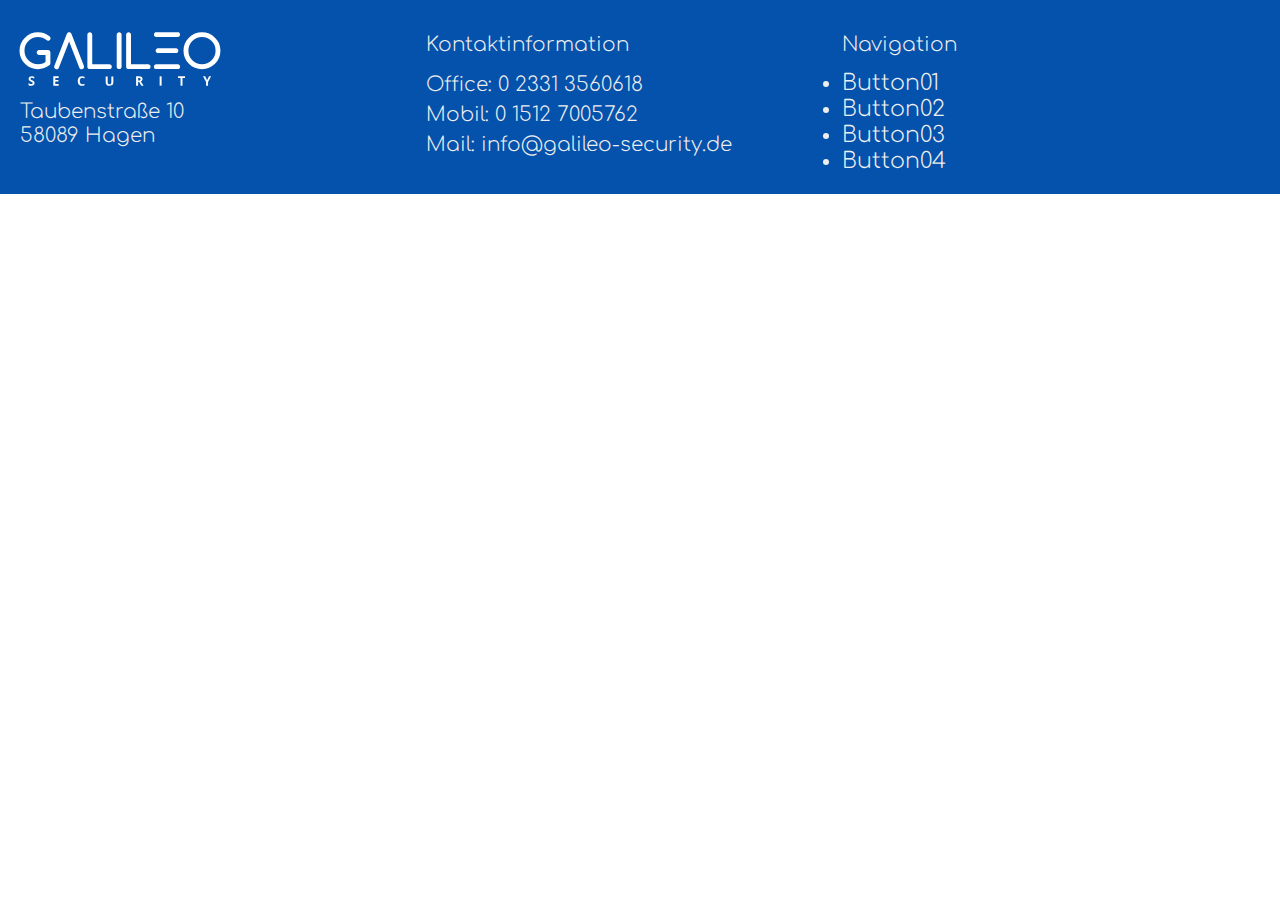
<file: view-html-01/footer.html>
<!DOCTYPE html>
<html lang="en">
<head>
    <meta charset="UTF-8">
    <meta name="viewport" content="width=device-width, initial-scale=1.0">
    <link rel="icon" type="image/x-icon" href="/images/favicon.ico">
    <title>Footer</title>
    <link rel="stylesheet" href="../assets/css/styles.css">
</head>
<body>
<section class="cl_footerWrapper_hp footer">
<div class="cl_footerdreierFlexbox_hp">
    <div class="cl_footer01">
        <img src="../assets/img/base_logo_transparent_background-white.svg" alt="Galileo Security">
        <h4>Taubenstraße 10<br>
            58089  Hagen</h4>
    </div>
    <div class="cl_footer02">
        <h4><b>Kontaktinformation</b></h4>
        <h4>Office: 0 2331 3560618<br>Mobil: 0 1512 7005762<br>Mail:  info@galileo-security.de</h4>
    </div>
    <div class="cl_footer03">
        <h4><b>Navigation</b></h4>
        <ul>
            <li><a>Button01</a></li>
            <li><a>Button02</a></li>
            <li><a>Button03</a></li>
            <li><a>Button04</a></li>
        </ul>
    </div>
</div>
</section>
</body>
</html>
</file>
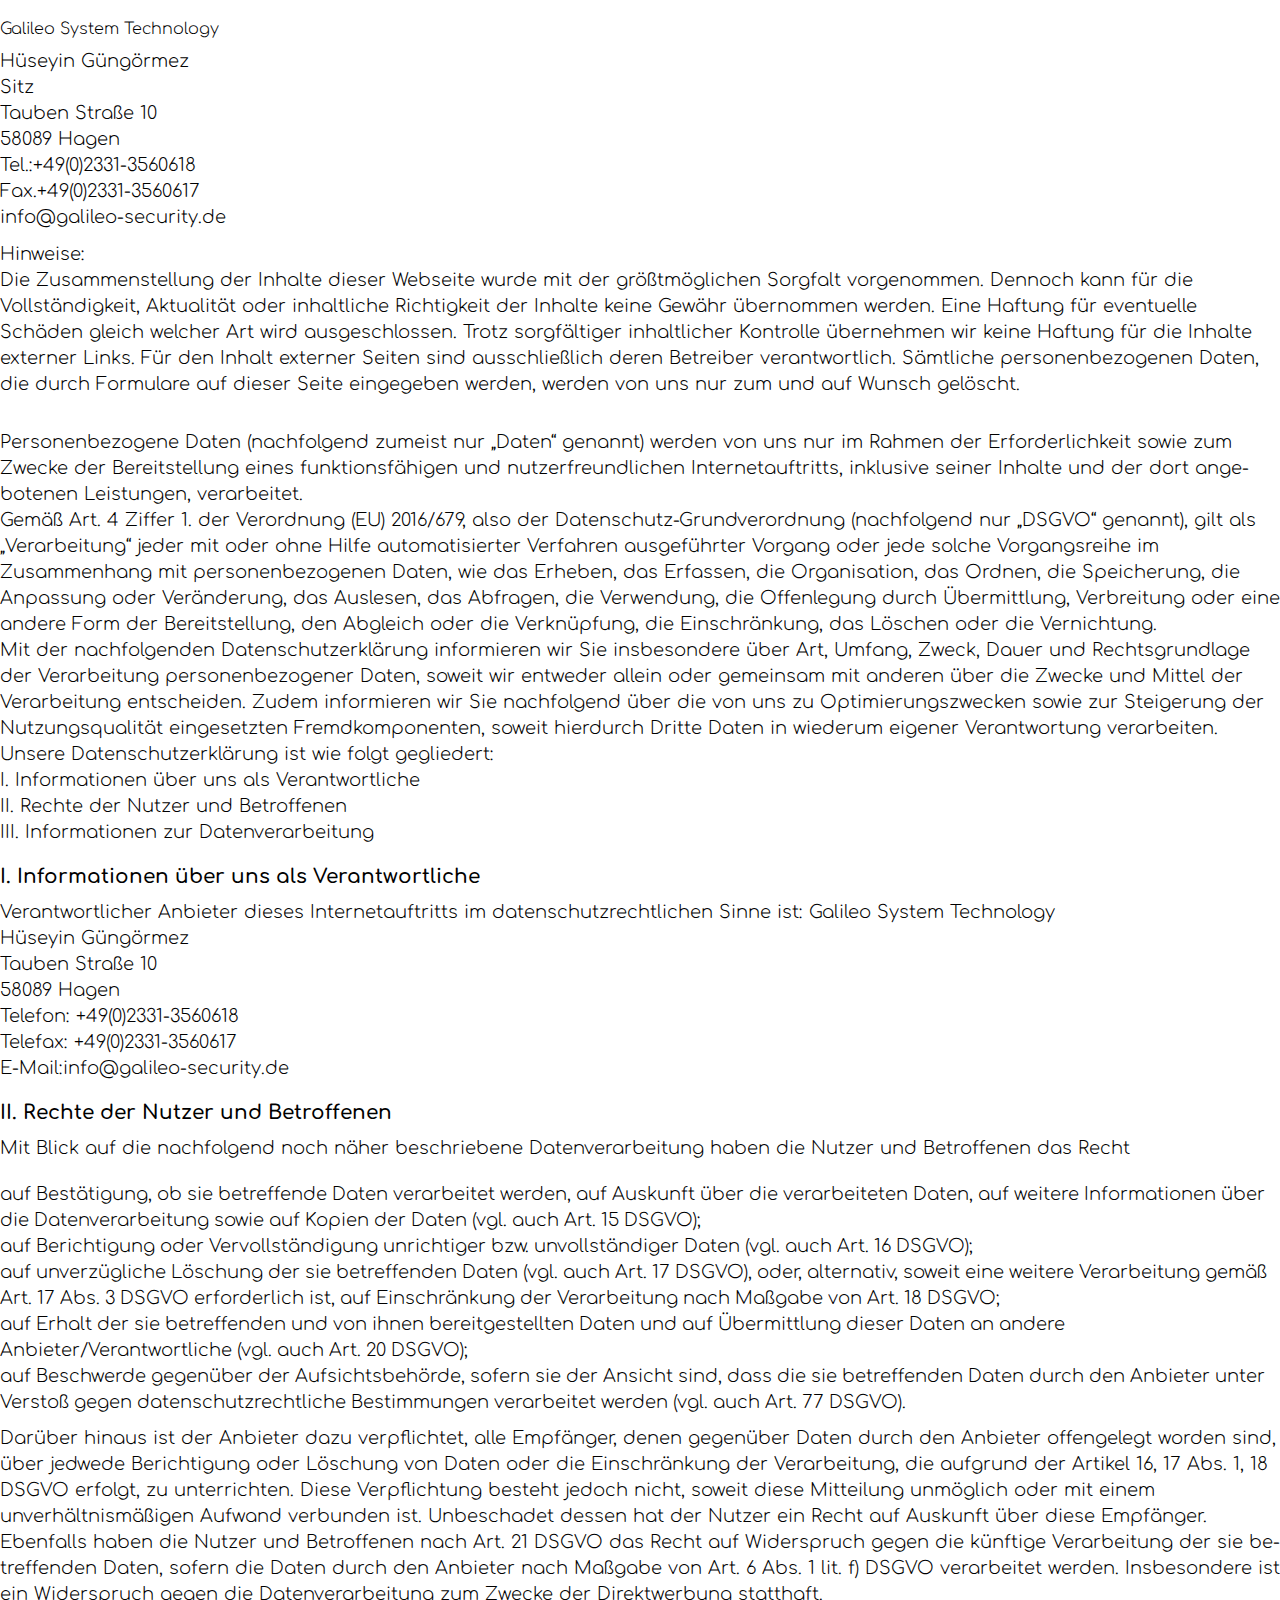
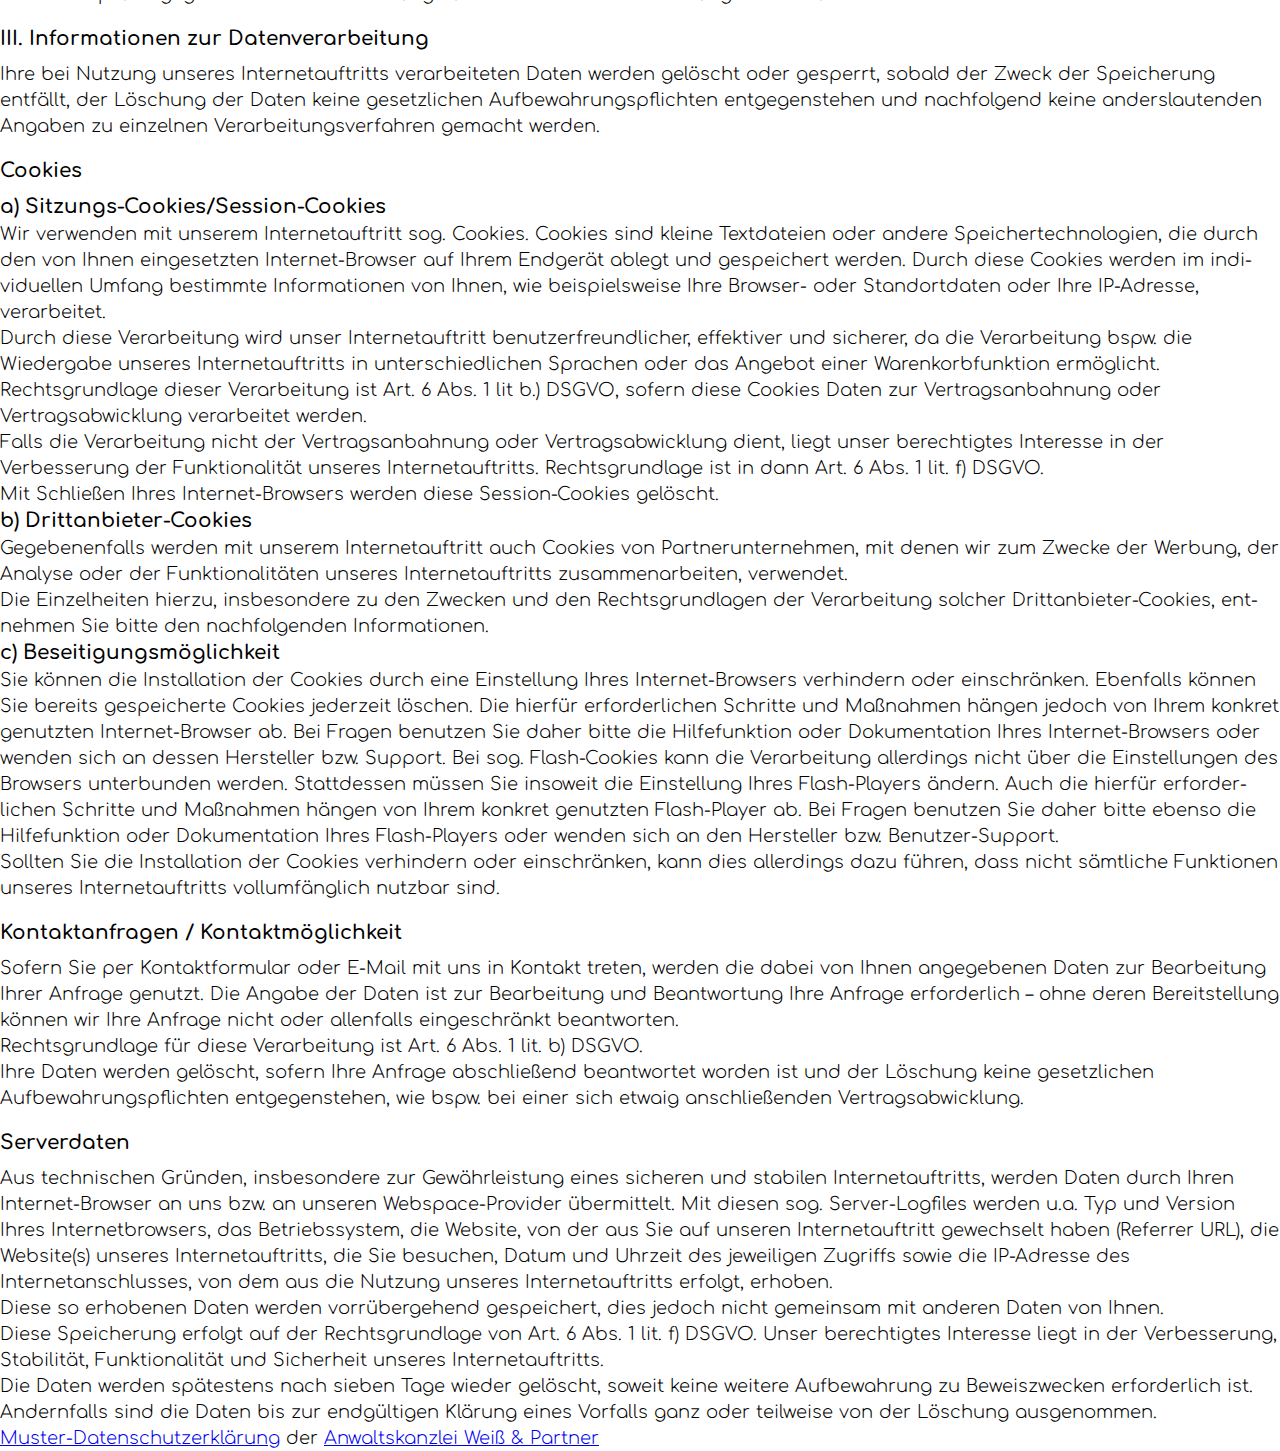
<file: view-html-01/impressum.html>
<!DOCTYPE html>
<html lang="en">
<head>
    <meta charset="UTF-8">
    <meta http-equiv="X-UA-Compatible" content="IE=edge">
    <meta name="viewport" content="width=device-width, initial-scale=1.0">
    <link rel="stylesheet" href="/assets/css/styles.css">
    <title>Imressum</title>
</head>
<body>
<article class="cl_informationsText">
<h5 class="cl_h5Abstand">Galileo System Technology</h5>
<p class="cl_ohneTrennung" class="cl_extrazeilenAbstand">Hüseyin Güngörmez<br>
Sitz<br>
Tauben Straße 10<br>
58089 Hagen<br>
Tel.:+49(0)2331-3560618<br>
Fax.+49(0)2331-3560617<br>
info@galileo-security.de</p>
<br>
<p class="cl_ohneTrennung">
<b>Hinweise:</b><br> Die Zusammenstellung der Inhalte dieser Webseite wurde mit der größtmöglichen Sorgfalt
vorgenommen. Dennoch kann für die Vollständigkeit, Aktualität oder inhaltliche Richtigkeit der
Inhalte keine Gewähr übernommen werden. Eine Haftung für eventuelle Schäden gleich welcher Art wird
ausgeschlossen. Trotz sorgfältiger inhaltlicher Kontrolle übernehmen wir keine Haftung für die Inhalte
externer Links. Für den Inhalt externer Seiten sind ausschließlich deren Betreiber verantwortlich.
Sämtliche personenbezogenen Daten, die durch Formulare auf dieser Seite eingegeben werden, werden von
uns nur zum und auf Wunsch gelöscht.</p>
<div class="cl_h5Abstand"></div>
</article>
<article class="cl_informationsText">
    <p class="cl_ohneTrennung">Personenbezogene Daten (nachfolgend zumeist nur „Daten“ genannt) werden von uns nur im Rahmen der
        Erforderlichkeit sowie zum Zwecke der Bereitstellung eines funktionsfähigen und nutzerfreundlichen
        Internetauftritts, inklusive seiner Inhalte und der dort angebotenen Leistungen, verarbeitet.</p>
    <p class="cl_ohneTrennung">Gemäß Art. 4 Ziffer 1. der Verordnung (EU) 2016/679, also der Datenschutz-Grundverordnung (nachfolgend nur
        „DSGVO“ genannt), gilt als „Verarbeitung“ jeder mit oder ohne Hilfe automatisierter Verfahren ausgeführter
        Vorgang oder jede solche Vorgangsreihe im Zusammenhang mit personenbezogenen Daten, wie das Erheben, das
        Erfassen, die Organisation, das Ordnen, die Speicherung, die Anpassung oder Veränderung, das Auslesen, das
        Abfragen, die Verwendung, die Offenlegung durch Übermittlung, Verbreitung oder eine andere Form der
        Bereitstellung, den Abgleich oder die Verknüpfung, die Einschränkung, das Löschen oder die Vernichtung.</p>
    <p class="cl_ohneTrennung">Mit der nachfolgenden Datenschutzerklärung informieren wir Sie insbesondere über Art, Umfang, Zweck, Dauer und
        Rechtsgrundlage der Verarbeitung personenbezogener Daten, soweit wir entweder allein oder gemeinsam mit anderen
        über die Zwecke und Mittel der Verarbeitung entscheiden. Zudem informieren wir Sie nachfolgend über die von uns
        zu Optimierungszwecken sowie zur Steigerung der Nutzungsqualität eingesetzten Fremdkomponenten, soweit hierdurch
        Dritte Daten in wiederum eigener Verantwortung verarbeiten.</p>
    <p class="cl_ohneTrennung">Unsere Datenschutzerklärung ist wie folgt gegliedert:</p>
    <p class="cl_ohneTrennung">I. Informationen über uns als Verantwortliche<br>II. Rechte der Nutzer und Betroffenen<br>III. Informationen zur
        Datenverarbeitung</p>
    <h4 class="cl_h5Abstand">I. Informationen über uns als Verantwortliche</h4>
    <p class="cl_ohneTrennung">Verantwortlicher Anbieter dieses Internetauftritts im datenschutzrechtlichen Sinne ist:
    Galileo System Technology<br>
    Hüseyin Güngörmez<br>
    Tauben Straße 10<br>
    58089 Hagen</p>
    <p class="cl_ohneTrennung">Telefon: +49(0)2331-3560618<br>
    Telefax: +49(0)2331-3560617<br>
    E-Mail:info@galileo-security.de</p>

    <h4 class="cl_h5Abstand">II. Rechte der Nutzer und Betroffenen</h4>
    <p class="cl_ohneTrennung">Mit Blick auf die nachfolgend noch näher beschriebene Datenverarbeitung haben die Nutzer und Betroffenen das
        Recht</p>
    <ul class="cl_h5Abstand">
        <li>auf Bestätigung, ob sie betreffende Daten verarbeitet werden, auf Auskunft über die verarbeiteten Daten, auf
            weitere Informationen über die Datenverarbeitung sowie auf Kopien der Daten (vgl. auch Art. 15 DSGVO);</li>
        <li>auf Berichtigung oder Vervollständigung unrichtiger bzw. unvollständiger Daten (vgl. auch Art. 16 DSGVO);
        </li>
        <li>auf unverzügliche Löschung der sie betreffenden Daten (vgl. auch Art. 17 DSGVO), oder, alternativ, soweit
            eine weitere Verarbeitung gemäß Art. 17 Abs. 3 DSGVO erforderlich ist, auf Einschränkung der Verarbeitung
            nach Maßgabe von Art. 18 DSGVO;</li>
        <li>auf Erhalt der sie betreffenden und von ihnen bereitgestellten Daten und auf Übermittlung dieser Daten an
            andere Anbieter/Verantwortliche (vgl. auch Art. 20 DSGVO);</li>
        <li>auf Beschwerde gegenüber der Aufsichtsbehörde, sofern sie der Ansicht sind, dass die sie betreffenden Daten
            durch den Anbieter unter Verstoß gegen datenschutzrechtliche Bestimmungen verarbeitet werden (vgl. auch Art.
            77 DSGVO).</li>
    </ul>
    <p class="cl_ohneTrennung">Darüber hinaus ist der Anbieter dazu verpflichtet, alle Empfänger, denen gegenüber Daten durch den Anbieter
        offengelegt worden sind, über jedwede Berichtigung oder Löschung von Daten oder die Einschränkung der
        Verarbeitung, die aufgrund der Artikel 16, 17 Abs. 1, 18 DSGVO erfolgt, zu unterrichten. Diese Verpflichtung
        besteht jedoch nicht, soweit diese Mitteilung unmöglich oder mit einem unverhältnismäßigen Aufwand verbunden
        ist. Unbeschadet dessen hat der Nutzer ein Recht auf Auskunft über diese Empfänger.</p>
    <p class="cl_ohneTrennung">Ebenfalls haben die Nutzer und Betroffenen nach Art. 21 DSGVO das Recht auf Widerspruch gegen die
            künftige Verarbeitung der sie betreffenden Daten, sofern die Daten durch den Anbieter nach Maßgabe von Art.
            6 Abs. 1 lit. f) DSGVO verarbeitet werden. Insbesondere ist ein Widerspruch gegen die Datenverarbeitung zum
            Zwecke der Direktwerbung statthaft.</p>
    <h4 class="cl_h5Abstand">III. Informationen zur Datenverarbeitung</h4>
    <p class="cl_ohneTrennung">Ihre bei Nutzung unseres Internetauftritts verarbeiteten Daten werden gelöscht oder gesperrt, sobald der Zweck
        der Speicherung entfällt, der Löschung der Daten keine gesetzlichen Aufbewahrungspflichten entgegenstehen und
        nachfolgend keine anderslautenden Angaben zu einzelnen Verarbeitungsverfahren gemacht werden.</p>
    <h4 class="cl_h5Abstand">Cookies</h4>
    <h6 class="cl_extrazeilenAbstand">a) Sitzungs-Cookies/Session-Cookies</h6>
    <p class="cl_ohneTrennung">Wir verwenden mit unserem Internetauftritt sog. Cookies. Cookies sind kleine Textdateien oder andere
        Speichertechnologien, die durch den von Ihnen eingesetzten Internet-Browser auf Ihrem Endgerät ablegt und
        gespeichert werden. Durch diese Cookies werden im individuellen Umfang bestimmte Informationen von Ihnen, wie
        beispielsweise Ihre Browser- oder Standortdaten oder Ihre IP-Adresse, verarbeitet.</p>
    <p class="cl_ohneTrennung">Durch diese Verarbeitung wird unser Internetauftritt benutzerfreundlicher, effektiver und sicherer, da die
        Verarbeitung bspw. die Wiedergabe unseres Internetauftritts in unterschiedlichen Sprachen oder das Angebot einer
        Warenkorbfunktion ermöglicht.</p>
    <p class="cl_ohneTrennung">Rechtsgrundlage dieser Verarbeitung ist Art. 6 Abs. 1 lit b.) DSGVO, sofern diese Cookies Daten zur
        Vertragsanbahnung oder Vertragsabwicklung verarbeitet werden.</p>
    <p class="cl_ohneTrennung">Falls die Verarbeitung nicht der Vertragsanbahnung oder Vertragsabwicklung dient, liegt unser berechtigtes
        Interesse in der Verbesserung der Funktionalität unseres Internetauftritts. Rechtsgrundlage ist in dann Art. 6
        Abs. 1 lit. f) DSGVO.</p>
    <p class="cl_ohneTrennung">Mit Schließen Ihres Internet-Browsers werden diese Session-Cookies gelöscht.</p>
    <h6 class="cl_extrazeilenAbstand">b) Drittanbieter-Cookies</h6>
    <p class="cl_ohneTrennung">Gegebenenfalls werden mit unserem Internetauftritt auch Cookies von Partnerunternehmen, mit denen wir zum Zwecke
        der Werbung, der Analyse oder der Funktionalitäten unseres Internetauftritts zusammenarbeiten, verwendet.</p>
    <p class="cl_ohneTrennung">Die Einzelheiten hierzu, insbesondere zu den Zwecken und den Rechtsgrundlagen der Verarbeitung solcher
        Drittanbieter-Cookies, entnehmen Sie bitte den nachfolgenden Informationen.</p>
    <h6 class="cl_extrazeilenAbstand">c) Beseitigungsmöglichkeit</h6>
    <p class="cl_ohneTrennung">Sie können die Installation der Cookies durch eine Einstellung Ihres Internet-Browsers verhindern oder
        einschränken. Ebenfalls können Sie bereits gespeicherte Cookies jederzeit löschen. Die hierfür erforderlichen
        Schritte und Maßnahmen hängen jedoch von Ihrem konkret genutzten Internet-Browser ab. Bei Fragen benutzen Sie
        daher bitte die Hilfefunktion oder Dokumentation Ihres Internet-Browsers oder wenden sich an dessen Hersteller
        bzw. Support. Bei sog. Flash-Cookies kann die Verarbeitung allerdings nicht über die Einstellungen des Browsers
        unterbunden werden. Stattdessen müssen Sie insoweit die Einstellung Ihres Flash-Players ändern. Auch die hierfür
        erforderlichen Schritte und Maßnahmen hängen von Ihrem konkret genutzten Flash-Player ab. Bei Fragen benutzen
        Sie daher bitte ebenso die Hilfefunktion oder Dokumentation Ihres Flash-Players oder wenden sich an den
        Hersteller bzw. Benutzer-Support.</p>
    <p class="cl_ohneTrennung">Sollten Sie die Installation der Cookies verhindern oder einschränken, kann dies allerdings dazu führen, dass
        nicht sämtliche Funktionen unseres Internetauftritts vollumfänglich nutzbar sind.</p>
    <h4 class="cl_h5Abstand">Kontaktanfragen / Kontaktmöglichkeit</h4>
    <p class="cl_ohneTrennung">Sofern Sie per Kontaktformular oder E-Mail mit uns in Kontakt treten, werden die dabei von Ihnen angegebenen
        Daten zur Bearbeitung Ihrer Anfrage genutzt. Die Angabe der Daten ist zur Bearbeitung und Beantwortung Ihre
        Anfrage erforderlich – ohne deren Bereitstellung können wir Ihre Anfrage nicht oder allenfalls eingeschränkt
        beantworten.</p>
    <p class="cl_ohneTrennung">Rechtsgrundlage für diese Verarbeitung ist Art. 6 Abs. 1 lit. b) DSGVO.</p>
    <p class="cl_ohneTrennung">Ihre Daten werden gelöscht, sofern Ihre Anfrage abschließend beantwortet worden ist und der Löschung keine
        gesetzlichen Aufbewahrungspflichten entgegenstehen, wie bspw. bei einer sich etwaig anschließenden
        Vertragsabwicklung.</p>
    <h4 class="cl_h5Abstand">Serverdaten</h4>
    <p class="cl_ohneTrennung">Aus technischen Gründen, insbesondere zur Gewährleistung eines sicheren und stabilen Internetauftritts, werden
        Daten durch Ihren Internet-Browser an uns bzw. an unseren Webspace-Provider übermittelt. Mit diesen sog.
        Server-Logfiles werden u.a. Typ und Version Ihres Internetbrowsers, das Betriebssystem, die Website, von der aus
        Sie auf unseren Internetauftritt gewechselt haben (Referrer URL), die Website(s) unseres Internetauftritts, die
        Sie besuchen, Datum und Uhrzeit des jeweiligen Zugriffs sowie die IP-Adresse des Internetanschlusses, von dem
        aus die Nutzung unseres Internetauftritts erfolgt, erhoben.</p>
    <p class="cl_ohneTrennung">Diese so erhobenen Daten werden vorrübergehend gespeichert, dies jedoch nicht gemeinsam mit anderen Daten von
        Ihnen.</p>
    <p class="cl_ohneTrennung">Diese Speicherung erfolgt auf der Rechtsgrundlage von Art. 6 Abs. 1 lit. f) DSGVO. Unser berechtigtes Interesse
        liegt in der Verbesserung, Stabilität, Funktionalität und Sicherheit unseres Internetauftritts.</p>
    <p class="cl_ohneTrennung">Die Daten werden spätestens nach sieben Tage wieder gelöscht, soweit keine weitere Aufbewahrung zu Beweiszwecken
        erforderlich ist. Andernfalls sind die Daten bis zur endgültigen Klärung eines Vorfalls ganz oder teilweise von
        der Löschung ausgenommen.</p>
    <p class="cl_ohneTrennung"><a href="https://www.generator-datenschutzerklärung.de" target="_blank"
            rel="noopener">Muster-Datenschutzerklärung</a> der <a
            href="https://www.ratgeberrecht.eu/datenschutz/datenschutzerklaerung-generator-dsgvo.html" target="_blank"
            rel="noopener">Anwaltskanzlei Weiß &amp; Partner</a></p>
</article>
</body>
</html>
</file>
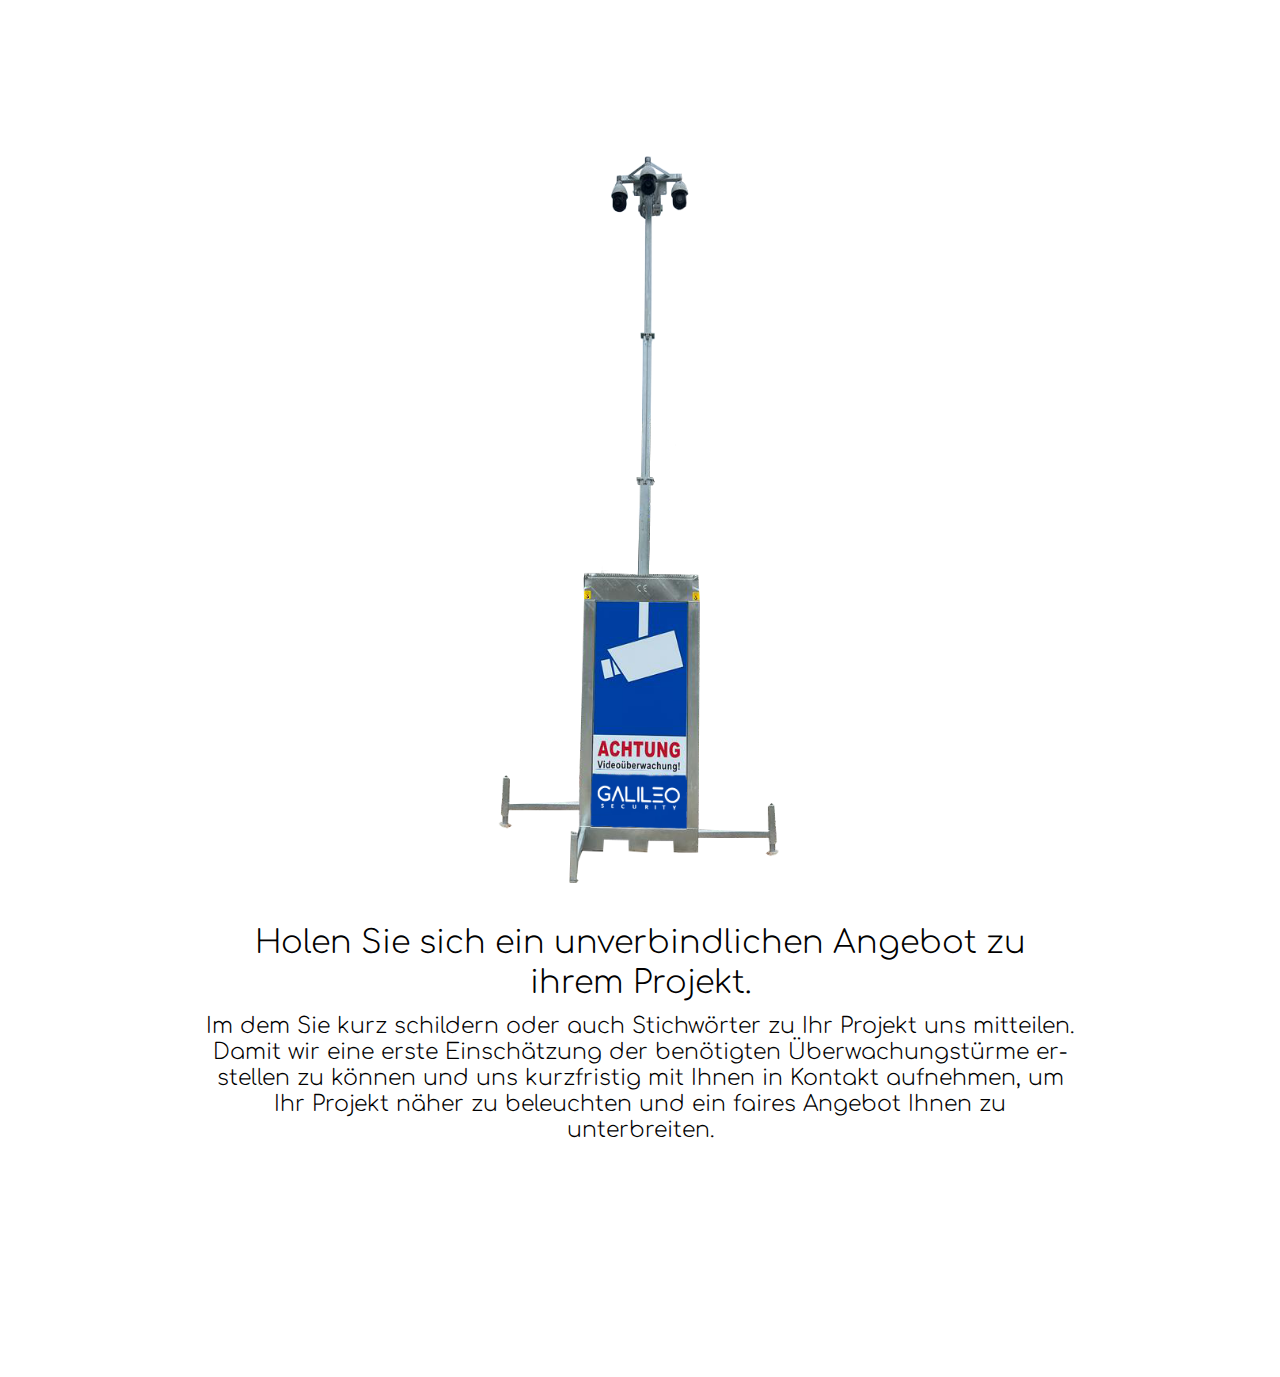
<file: view-html-01/mietangebot.html>
<!DOCTYPE html>
<html lang="en">
<head>
    <meta charset="UTF-8">
    <meta name="viewport" content="width=device-width, initial-scale=1.0">
    <link rel="icon" type="image/x-icon" href="/images/favicon.ico">
    <title>Mietangebot</title>
    <link rel="stylesheet" href="../assets/css/styles.css">
</head>
<body>
    <section class="cl_mietangebotWrapper cl_boxingArea cl_wrapperMarginUpDown150">
        <img class="cl_mietangebotImg" src="/assets/img/galileo-wacht-device.png" alt="Galileo Überwachungsturm">
        <div class="cl_mietangebotContent">
            <h2>Holen Sie sich ein unverbindlichen Angebot zu ihrem Projekt.</h2>
            <p>Im dem Sie kurz schildern oder auch Stichwörter zu Ihr Projekt uns mitteilen. Damit wir eine erste Einschätzung der benötigten Überwachungstürme erstellen zu können und uns kurzfristig mit Ihnen in Kontakt aufnehmen, um Ihr Projekt näher zu beleuchten und ein faires Angebot Ihnen zu unterbreiten.</p>
        </div>
        <form action="">
            <input type="text">
            <input type="text">
            <input type="text">
        </form>
    </section>
</body>
</html>
</file>
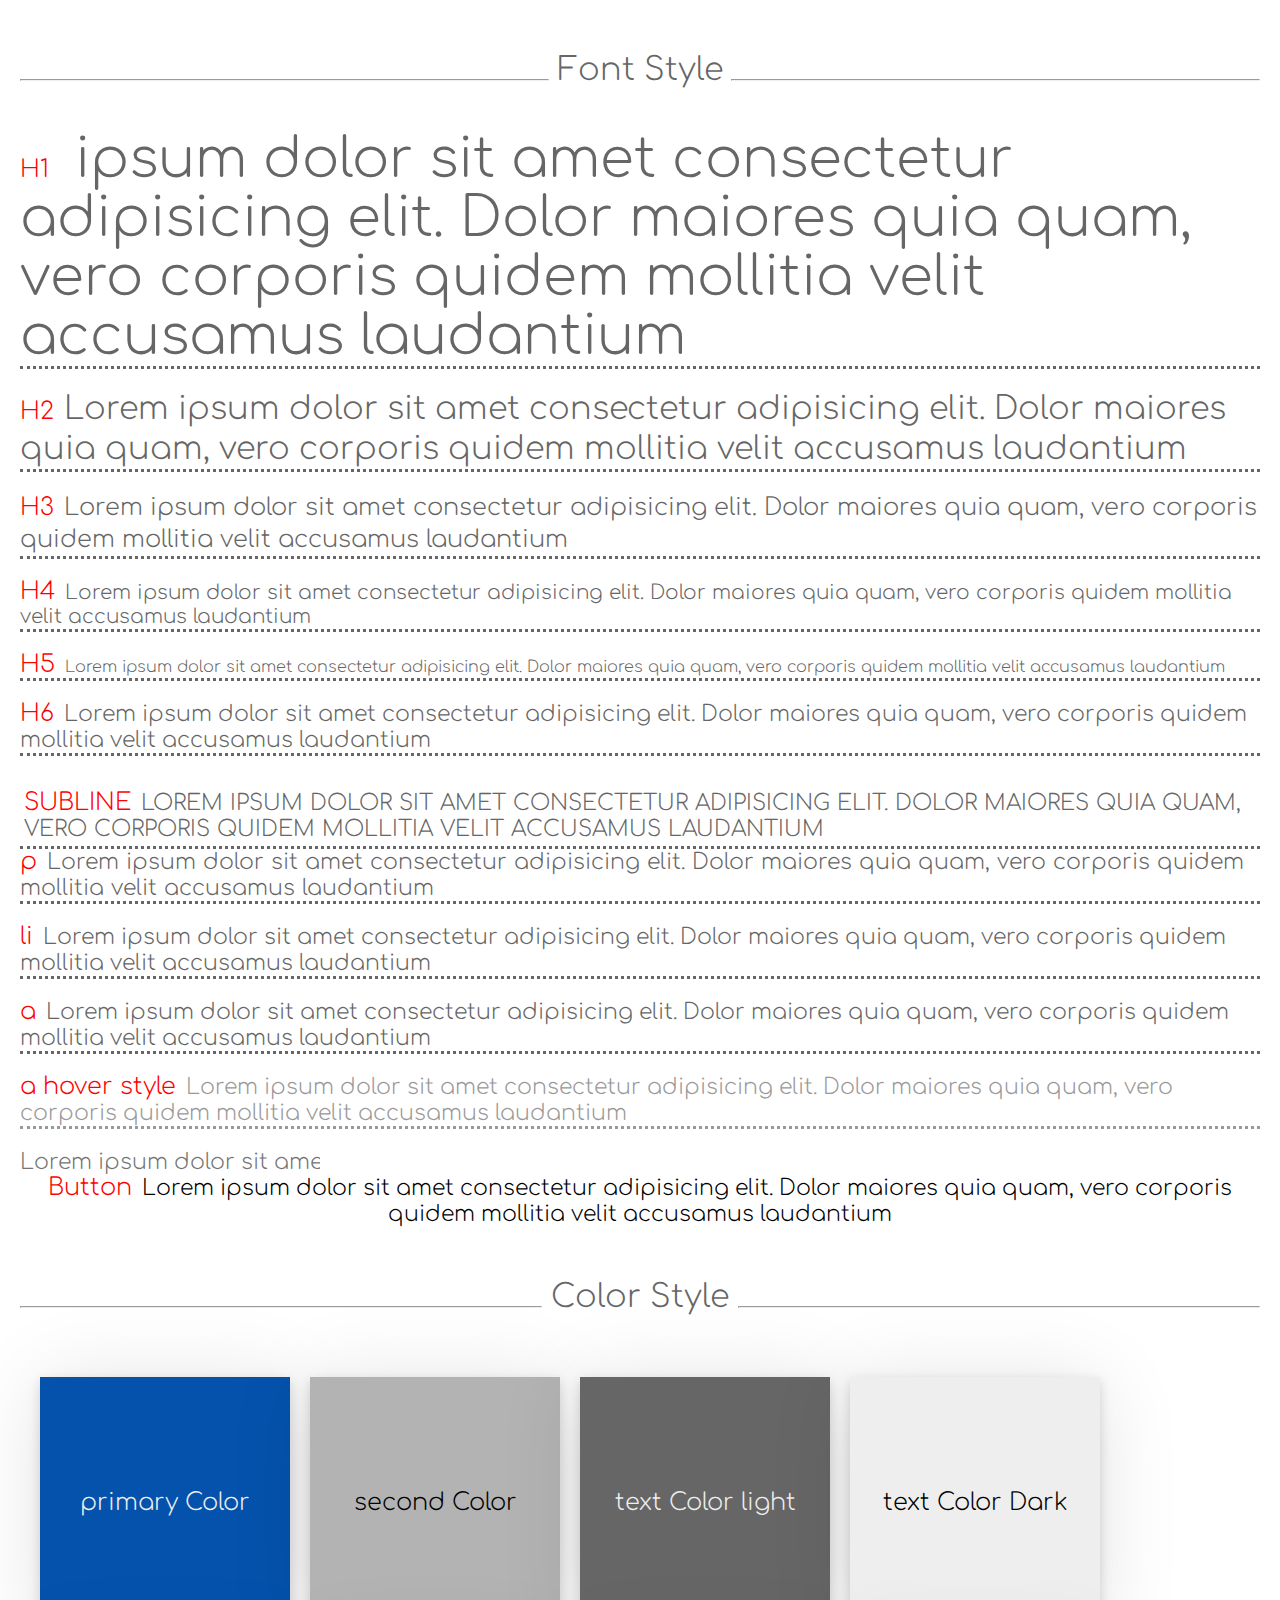
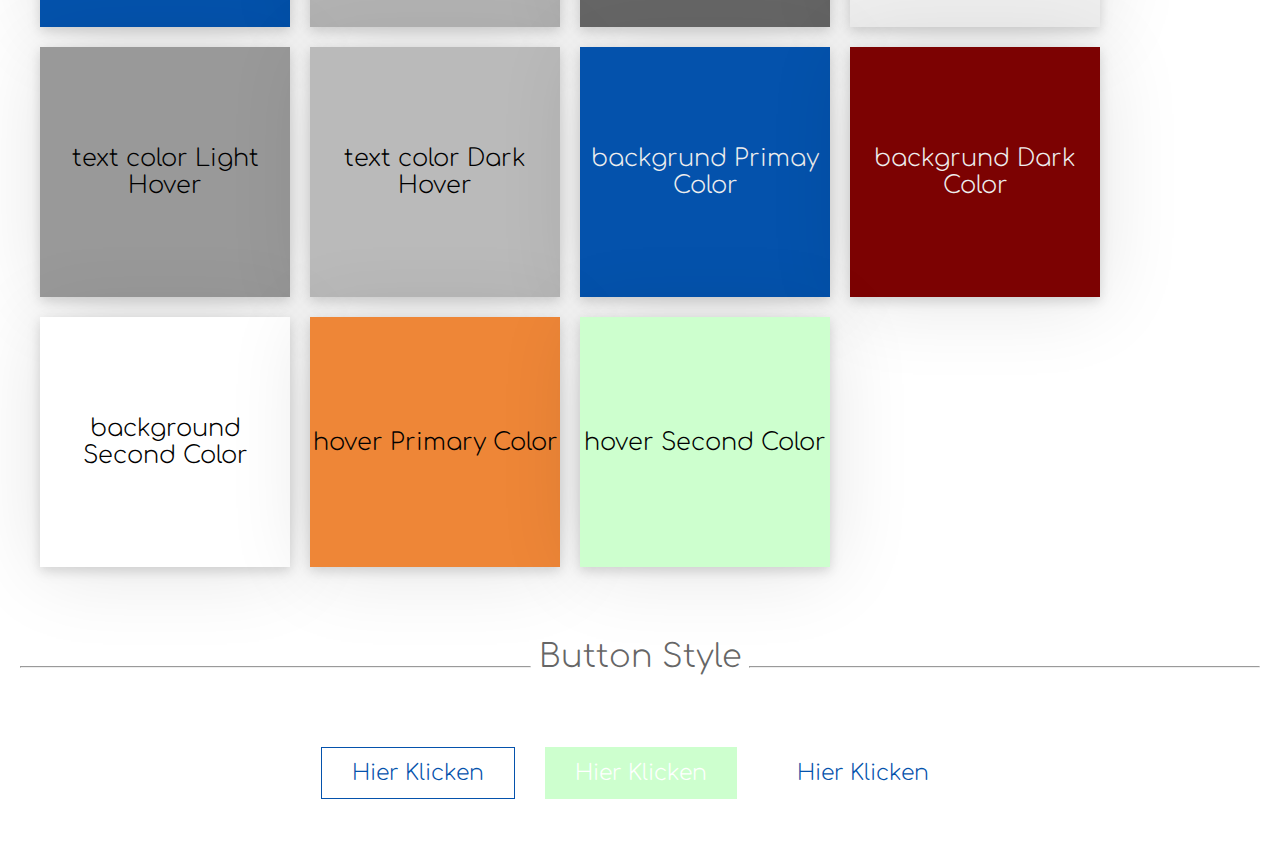
<file: view-html-01/styleemlemente.html>
<!DOCTYPE html>
<html lang="en">
<head>
    <meta charset="UTF-8">
    <meta http-equiv="X-UA-Compatible" content="IE=edge">
    <meta name="viewport" content="width=device-width, initial-scale=1.0">
    <link rel="stylesheet" href="../assets/css/styleStandard.css">
    <title>Style Elemente</title>
</head>
<div class="cl_wrapper">
    <div class="cl_trennline">
        <div><hr></div><h2>Font Style</h2><div><hr></div>
    </div>
    <h1> <span>H1</span> ipsum dolor sit amet consectetur adipisicing elit. Dolor maiores quia quam, vero corporis quidem mollitia velit accusamus laudantium </h1>
    <h2><span>H2</span>Lorem ipsum dolor sit amet consectetur adipisicing elit. Dolor maiores quia quam, vero corporis quidem mollitia velit accusamus laudantium </h2>
    <h3><span>H3</span>Lorem ipsum dolor sit amet consectetur adipisicing elit. Dolor maiores quia quam, vero corporis quidem mollitia velit accusamus laudantium </h3>
    <h4><span>H4</span>Lorem ipsum dolor sit amet consectetur adipisicing elit. Dolor maiores quia quam, vero corporis quidem mollitia velit accusamus laudantium </h4>
    <h5><span>H5</span>Lorem ipsum dolor sit amet consectetur adipisicing elit. Dolor maiores quia quam, vero corporis quidem mollitia velit accusamus laudantium </h5>
    <h6><span>H6</span>Lorem ipsum dolor sit amet consectetur adipisicing elit. Dolor maiores quia quam, vero corporis quidem mollitia velit accusamus laudantium </h6>
    <p class="cl_subline"><span>Subline</span>Lorem ipsum dolor sit amet consectetur adipisicing elit. Dolor maiores quia quam, vero corporis quidem mollitia velit accusamus laudantium </p>
    <p><span>p</span>Lorem ipsum dolor sit amet consectetur adipisicing elit. Dolor maiores quia quam, vero corporis quidem mollitia velit accusamus laudantium </p>
    <li><span>li</span>Lorem ipsum dolor sit amet consectetur adipisicing elit. Dolor maiores quia quam, vero corporis quidem mollitia velit accusamus laudantium </li>
    <a><span>a</span>Lorem ipsum dolor sit amet consectetur adipisicing elit. Dolor maiores quia quam, vero corporis quidem mollitia velit accusamus laudantium </a>
    <a class="cl_hover"><span>a hover style</span>Lorem ipsum dolor sit amet consectetur adipisicing elit. Dolor maiores quia quam, vero corporis quidem mollitia velit accusamus laudantium </a>
    <input class="cl_input" placeholder="Lorem ipsum dolor sit amet consectetur"><br>
    <button><span>Button</span>Lorem ipsum dolor sit amet consectetur adipisicing elit. Dolor maiores quia quam, vero corporis quidem mollitia velit accusamus laudantium </button>
    <div class="cl_trennline">
       <div><hr></div> <h2>Color Style</h2><div><hr></div>
    </div>
    <div class="cl_colorBox">
        <div class="cl_primaryColor">primary Color</div>
        <div class="cl_secondColor">second Color</div>
        <div class="cl_textColorLight">text Color light</div>
        <div class="cl_textColorDark">text Color Dark</div>
        <div class="cl_textcolorLightHover">text color Light Hover</div>
        <div class="cl_textcolorDarkHover">text color Dark Hover</div>
        <div class="cl_backgrundPrimayColor">backgrund Primay Color</div>
        <div class="cl_backgrundDarkColor">backgrund Dark Color</div>
        <div class="cl_backgroundSecondColor">background Second Color</div>
        <div class="cl_hoverPrimaryColor">hover Primary Color</div>
        <div class="cl_hoverSecondColor">hover Second Color</div>
    </div>
    <div class="cl_trennline">
        <div><hr></div><h2>Button Style</h2><div><hr></div>
    </div>
    <div class="cl_btnBox">
        <button class="cl_btnEins cl_btnStyle">Hier Klicken</button>
        <button class="cl_btnZwei cl_btnStyle">Hier Klicken</button>
        <button class="cl_btnDrei cl_btnStyle">Hier Klicken</button>
    </div>
</body>
</html>
</file>
<file: assets/css/styles.css>
@charset "UTF-8";
@font-face {
  font-family: "Roboto";
  src: url("http://localhost:8888/WordPress-projekte/galileoSecurity/wp-content/themes/galileoSecurity/assets/fonts/roboto-light.woff2") format("woff2"), url("http://localhost:8888/WordPress-projekte/galileoSecurity/wp-content/themes/galileoSecurity/assets/fonts/roboto-light.woff") format("woff");
  font-weight: 300;
  font-style: normal;
}
@font-face {
  font-family: "Roboto";
  src: url("http://localhost:8888/WordPress-projekte/galileoSecurity/wp-content/themes/galileoSecurity/assets/fonts/roboto-regular.woff2") format("woff2"), url("http://localhost:8888/WordPress-projekte/galileoSecurity/wp-content/themes/galileoSecurity/assets/fonts/roboto-regular.woff") format("woff");
  font-weight: 400;
  font-style: normal;
}
@font-face {
  font-family: "Roboto";
  src: url("http://localhost:8888/WordPress-projekte/galileoSecurity/wp-content/themes/galileoSecurity/assets/fonts/roboto-medium.woff2") format("woff2"), url("http://localhost:8888/WordPress-projekte/galileoSecurity/wp-content/themes/galileoSecurity/assets/fonts/roboto-medium.woff") format("woff");
  font-weight: 500;
  font-style: normal;
}
@font-face {
  font-family: "Roboto";
  src: url("https://galileo-security.de/wp-content/themes/galileoSecurity/assets/fonts/roboto-light.woff2") format("woff2"), url("https://galileo-security.de/wp-content/themes/galileoSecurity/assets/fonts/roboto-light.woff") format("woff");
  font-weight: 300;
  font-style: normal;
}
@font-face {
  font-family: "Roboto";
  src: url("https://galileo-security.de/wp-content/themes/galileoSecurity/assets/fonts/roboto-regular.woff2") format("woff2"), url("https://galileo-security.de/wp-content/themes/galileoSecurity/assets/fonts/roboto-regular.woff") format("woff");
  font-weight: 400;
  font-style: normal;
}
@font-face {
  font-family: "Roboto";
  src: url("https://galileo-security.de/wp-content/themes/galileoSecurity/assets/fonts/roboto-medium.woff2") format("woff2"), url("https://galileo-security.de/wp-content/themes/galileoSecurity/assets/fonts/roboto-medium.woff") format("woff");
  font-weight: 500;
  font-style: normal;
}
@font-face {
  font-family: "Comfortaa";
  src: url("../fonts/Comfortaa-Light.woff2") format("woff2"), url("../fonts/Comfortaa-Light.woff") format("woff");
  font-weight: 300;
  font-style: normal;
}
@font-face {
  font-family: "Comfortaa";
  src: url("../fonts/Comfortaa-SemiBold.woff2") format("woff2"), url("../fonts/Comfortaa-SemiBold.woff") format("woff");
  font-weight: 600;
  font-style: normal;
}
body {
  font-family: "Comfortaa", "sans-serif";
  font-size: 10px;
  font-weight: 300;
}

* {
  margin-block-start: 0;
  margin-block-end: 0;
  padding-block-start: 0;
  padding-block-end: 0;
}

h1 {
  font-family: "Comfortaa", "sans-serif";
  font-size: clamp(2.2rem, -2rem + 9.375vw, 5.5rem);
  font-weight: 300;
  line-height: 5.9rem;
}

h2 {
  font-family: "Comfortaa", "sans-serif";
  font-size: clamp(2.4rem, -1rem + 4.2vw, 3.2rem);
  font-weight: 300;
  line-height: 4rem;
}

h3 {
  font-family: "Comfortaa", "sans-serif";
  font-size: 2.4rem;
  font-weight: 300;
  line-height: 3.2rem;
}

h4 {
  font-family: "Comfortaa", "sans-serif";
  font-size: 2rem;
  font-weight: 300;
  line-height: 2.4rem;
}

h5 {
  font-family: "Comfortaa", "sans-serif";
  font-size: 1.6rem;
  font-weight: 300;
  line-height: 1.8rem;
}

h6, p, li, a, span, button, input, label {
  font-family: "Comfortaa", "sans-serif";
  font-size: clamp(1.8rem, -2rem + 4.2vw, 2.2rem);
  font-weight: 300;
  line-height: clamp(2rem, -2rem + 6vw, 2.6rem);
}

p {
  word-spacing: 0.1rem;
  letter-spacing: 0;
  hyphens: auto;
  -webkit-hyphens: auto;
  -moz-hyphens: auto;
  -ms-hyphens: auto;
}

.cl_subline {
  text-transform: uppercase;
  font-weight: 300;
  padding: 0.4rem;
  display: inline-block;
  margin: 1rem 0 0 0;
}

.cl_h5Abstand {
  display: inline-block;
  margin: 2rem 0 1rem 0;
  font-weight: 300;
}

.cl_extrazeilenAbstand {
  line-height: 2.8rem;
}

a {
  cursor: pointer;
}

ul {
  padding-inline-start: 0;
}

@media screen and (max-width: 991px) {
  h6, p, li, a, span, button, input, label {
    font-family: "Comfortaa", "sans-serif";
    font-size: clamp(1.8rem, -2rem + 4.2vw, 2.2rem);
    font-weight: 300;
    line-height: 2.6rem;
  }
}
/*#####------Standards Styles-----########*/
html {
  font-size: 10px;
  scroll-behavior: smooth;
}

body {
  position: relative;
  top: 0;
  left: 0;
  width: 100%;
  background-color: #fff;
  margin: 0;
  padding: 0;
}

* {
  box-sizing: border-box;
}

input {
  appearance: auto;
  color: canvastext;
  background-color: canvas;
  border-top-width: 0;
  border-right-width: 0;
  border-bottom-width: 0;
  border-left-width: 0;
  border-top-style: inset;
  border-right-style: inset;
  border-bottom-style: inset;
  border-left-style: inset;
  border-top-color: currentcolor;
  border-right-color: currentcolor;
  border-bottom-color: currentcolor;
  border-left-color: currentcolor;
  border-image-source: none;
  border-image-slice: 100%;
  border-image-width: 0;
  border-image-outset: 0;
  border-image-repeat: stretch;
  padding-top: 0;
  padding-right: 0;
  padding-bottom: 0;
  padding-left: 0;
  user-select: text;
  -webkit-rtl-ordering: logical;
  -webkit-user-select: text;
  cursor: auto;
}

input:focus, textarea:focus, select:focus {
  outline-offset: 0;
  outline-color: green;
}

:focus-visible {
  outline-style: auto;
  outline-width: 0;
  outline-color: red;
}

.cl_boxingArea {
  position: relative;
  width: min(1260px, 70%);
  padding: 0;
}

.cl_fullwide {
  position: relative;
  width: 100%;
  margin: 0;
  padding: 0;
}

.cl_wrapperMargin {
  margin: 7rem auto 10rem auto;
}

.cl_wrapperMargin50-80 {
  margin: 5rem auto 8rem auto;
}

.cl_wrapperMargin50-0 {
  margin: 5rem auto 0 auto;
}

.cl_wrapperMarginUpDown150 {
  display: block;
  margin: 15rem auto;
}

.cl_wrapperMarginUpDown-0 {
  display: block;
  margin: 0 auto;
}

.cl_wrapperMarginUpDown350 {
  display: block;
  margin: 35rem auto;
}

.cl_wrapperMarginUpDown350-150 {
  display: block;
  margin: 35rem auto 15rem auto;
}

.cl_wrapperMarginUpDown650-350 {
  display: block;
  margin: 65rem auto 35rem auto;
}

button {
  cursor: pointer;
}

.cl_whatsappButton {
  position: absolute;
  z-index: 99999;
}

.cl_stimmungButton {
  font-size: 1.1rem;
}

.button {
  display: block;
  margin: 3rem 0 0 0;
  font-size: clamp(2.4rem, -1rem + 4.2vw, 3.2rem);
  line-height: 1;
  background-color: hsl(212, 97%, 26%);
  color: #eeeeee;
  padding: 2rem 3.4rem;
  border-style: none;
  border-radius: 1rem;
  -webkit-border-radius: 1rem;
  -moz-border-radius: 1rem;
  -ms-border-radius: 1rem;
  -o-border-radius: 1rem;
}

/*##############Ende#################*/
/*-------------- Deko Dreieck ------
######################################*/
.cl_polyDreieck {
  position: relative;
  z-index: 20;
  width: 100%;
  height: fit-content;
  margin: 4rem 0 0 0;
  overflow: hidden;
}

.cl_bgColorSection02 {
  background-color: #fafafa;
  fill: #fafafa;
}

.cl_bgColorSection03 {
  background-color: #fafafa;
  fill: #fff;
}

.cl_polyDreieckDown {
  width: 100%;
  height: fit-content;
  margin: 0 0 -0.4rem 0;
  overflow: hidden;
}
.cl_polyDreieckDown .cl_Dreieck {
  object-fit: cover;
  object-position: center;
}

.dreickWeiss {
  position: relative;
  bottom: -1rem;
  width: 100%;
  height: max-content;
}
.dreickWeiss img {
  width: 100%;
  height: 100%;
}

.dreieckRotOben img {
  transform: scaleX(-1);
  position: relative;
  bottom: -1rem;
}

.dreieckWeiss03 {
  position: relative;
  bottom: 8px;
  width: 100%;
  overflow: visible;
  transform: scaleX(-1);
  -webkit-transform: scaleX(-1);
  -moz-transform: scaleX(-1);
  -ms-transform: scaleX(-1);
  -o-transform: scaleX(-1);
}
.dreieckWeiss03 img.dreieck {
  width: 100%;
  height: 100%;
}

.cl_underline-center_hp, .cl_underline-left_hp {
  width: 20vw;
  display: block;
  background-color: #0452ac;
}

.cl_underline-left_hp {
  margin: 0 auto 1.2rem 0;
}

.cl_underline-center_hp {
  margin: 0 auto 1.2rem auto;
}

.borderRadius10 {
  border-radius: 1rem;
  -webkit-border-radius: 1rem;
  -moz-border-radius: 1rem;
  -ms-border-radius: 1rem;
  -o-border-radius: 1rem;
  box-shadow: 0 0 20px rgba(0, 0, 0, 0.5);
}

.borderRadius10Without {
  border-radius: 1rem;
  -webkit-border-radius: 1rem;
  -moz-border-radius: 1rem;
  -ms-border-radius: 1rem;
  -o-border-radius: 1rem;
}

.cl_keinVersteckteKosten_hp {
  fill: #0452ac;
}

.cl_borderRadius_10_hp {
  border-radius: 10px;
  -webkit-border-radius: 10px;
  -moz-border-radius: 10px;
  -ms-border-radius: 10px;
  -o-border-radius: 10px;
}

#kontakt {
  display: block;
  margin: 4rem 0 0 0;
}

/*----------- Media Queries ---------
#######################################*/
@media screen and (max-width: 1180px) {
  .cl_boxingArea {
    position: relative;
    width: 100%;
  }
  .cl_wrapperMarginUpDown350 {
    display: block;
    margin: 16rem auto;
  }
}
@media screen and (max-width: 768px) {
  .cl_wrapperMarginUpDown650-350 {
    display: block;
    margin: 25rem auto 10rem auto;
  }
  .cl_wrapperMarginUpDown350 {
    display: block;
    margin: 10rem auto;
  }
}
.cl_menuWrapper {
  position: relative;
  background-color: hsl(212, 97%, 26%);
  width: 800px;
  overflow: hidden;
}

.cl_menuBox {
  position: fixed;
  top: 0;
  left: 0;
  z-index: 99;
  display: flex;
  width: 100%;
  flex-direction: row;
  flex-wrap: wrap;
  align-items: center;
  justify-content: space-between;
  background-color: hsl(212, 97%, 26%);
}
.cl_menuBox .cl_logoArea {
  position: relative;
  z-index: 999;
  width: 20%;
}
.cl_menuBox .cl_logoArea img {
  height: 7rem;
}

.cl_navArea {
  color: #eeeeee;
  width: 60%;
  background-color: hsla(212, 97%, 26%, 0.83);
}
.cl_navArea .cl_menu {
  position: relative;
  z-index: 99;
  list-style: none;
  display: flex;
  flex-direction: row;
  flex-wrap: wrap;
  align-items: center;
  justify-content: center;
  gap: 2rem;
}
.cl_navArea .cl_menu Li a {
  font-size: 1.6rem;
}
.cl_navArea .cl_menu .cl_submenuBox {
  position: relative;
  z-index: 99;
  height: fit-content;
}

.cl_links {
  transition: all 300ms ease-in-out;
  cursor: pointer;
}
.cl_links:hover {
  transition: all 500ms ease-in-out;
  color: #cdffce;
  transform: translateY(3px);
}

.sub-menu {
  list-style: none;
  color: #eeeeee;
  transition: all 300ms ease-in-out;
  background-color: hsl(212, 97%, 26%);
  width: 140%;
  display: flex;
  flex-direction: column;
  gap: 2rem;
  padding: 0rem;
  position: absolute;
  list-style: none;
  overflow: hidden;
  height: 0px;
}
.sub-menu Li {
  font-size: 1.6rem;
}

.cl_subLinks {
  color: #eeeeee;
}
.cl_subLinks:hover {
  transition: all 500ms ease-in-out;
  color: #cdffce;
  transform: translateY(3px);
}

.cl_submenuActive {
  transition: all 300ms ease-in-out;
  padding: 1rem;
  background-color: hsl(212, 97%, 26%);
  height: max-content;
  text-align: center;
}
.cl_submenuActive li a {
  font-size: 1.6rem;
}

.cl_mobilArea {
  display: flex;
  align-items: center;
  justify-content: flex-end;
  width: 15%;
}

.cl_textheight {
  display: block;
  color: #eeeeee;
  background-color: hsl(212, 97%, 26%);
}
.cl_textheight .cl_texttest {
  color: #eeeeee;
  height: 0px;
  cursor: pointer;
}
.cl_textheight .cl_texttest:hover {
  transition: all 1s ease-in-out;
  height: 300px;
}

.cl_burgerBox {
  overflow: hidden;
  width: 6.4rem;
  height: 4.4rem;
  position: relative;
  z-index: 999;
  display: none;
  flex-direction: column;
  justify-content: space-between;
  align-items: baseline;
}

.cl_lineUp, .cl_lineMiddle, .cl_lineDown {
  transition: all 500ms ease-in-out;
  transform: rotate(45deg);
  background-color: #eeeeee;
  height: 0.5rem;
  width: 100%;
}

.cl_linetogether {
  transition: all 500ms ease-in;
  transform: rotate(0);
  justify-content: center;
  align-items: center;
}

/*--- WordPress Menüstyles --------*/
.menu-item a {
  text-decoration: none;
  color: #eeeeee;
}

@media (max-width: 991px) {
  .cl_menuBox .cl_logoArea,
  .cl_menuBox .cl_mobilArea {
    width: 50%;
  }
  .cl_menu .cl_submenuActive li a {
    font-size: 1.4rem;
  }
  .cl_navArea {
    position: absolute;
    z-index: 1;
    width: 100%;
  }
  .cl_links {
    text-align: center;
    width: 100%;
  }
  .cl_bluebackground {
    position: absolute;
    z-index: 99;
    top: 0;
    left: 0;
    width: 90%;
    height: 7rem;
    background-color: hsl(212, 97%, 26%);
  }
  .cl_burgerBox {
    display: flex;
    margin: 0 1rem 0 0;
  }
  .cl_navArea .cl_menu .cl_submenuBox {
    width: 100%;
    text-align: center;
  }
  .cl_mobileNavClose {
    position: absolute;
    top: 0;
    left: 0;
    z-index: 98;
    width: 100%;
    display: flex;
    justify-content: center;
    background-color: hsla(212, 97%, 26%, 0.83);
    transition: all 500ms ease-in-out;
    transform: translateY(-130%);
  }
  .cl_mobileNavClose .cl_menu {
    flex-direction: column;
    align-items: center;
    justify-content: center;
    gap: 3rem;
    padding: 3rem;
  }
  .cl_mobileNavOpen {
    transition: all 500ms ease-in-out;
    transform: translateY(7rem);
  }
  .cl_mobileNavOpen .cl_menu {
    flex-direction: column;
    transition: all 300ms ease-in-out;
    position: relative;
    z-index: 10;
    align-items: center;
    justify-content: center;
    gap: 3rem;
    padding: 3rem;
    z-index: 99;
    width: 100%;
  }
  .cl_submenuActive {
    position: relative;
    gap: 2rem;
    padding: 1rem;
    height: fit-content;
    text-align: center;
    width: 100%;
    word-break: unset;
  }
  .sub-menu {
    color: #eeeeee;
    transition: all 300ms ease-in-out;
    background-color: transparent;
    width: 100%;
    margin: 2rem 0 0 0;
  }
}
@media (max-width: 667px) {
  .cl_menuBox {
    padding: 0.5rem;
  }
  .cl_menuBox .cl_logoArea img {
    height: 4rem;
  }
  .cl_mobileNavOpen {
    transition: all 500ms ease-in-out;
    transform: translateY(4.5rem);
  }
  .cl_bluebackground {
    position: absolute;
    z-index: 99;
    top: 0;
    left: 2%;
    width: 70%;
    height: 4.5rem;
  }
  .cl_burgerBox {
    overflow: hidden;
    width: 3rem;
    height: 2.1rem;
  }
  .cl_lineUp, .cl_lineMiddle, .cl_lineDown {
    height: 0.252rem;
  }
}
/*------Header-----------
###############################*/
.cl_mobilNone {
  display: none;
}

.cl_logoText {
  position: absolute;
  top: 0.6rem;
  left: 0;
  width: 24rem;
  height: auto;
}
.cl_logoText img {
  width: 100%;
  height: 100%;
  object-fit: cover;
}

.cl_menu li.cl_mietangebot_hp {
  background-color: #0452ac;
  padding: 0.6rem;
  border-radius: 0.8rem;
}
.cl_menu li.cl_mietangebot_hp a {
  color: #eeeeee !important;
}

.cl_areaNavBox {
  width: fit-content;
  display: flex;
  justify-content: center;
}
.cl_areaNavBox .cl_navBox {
  list-style: none;
  padding-inline-start: 0;
  display: flex;
  flex-direction: row;
  flex-wrap: wrap;
  align-items: center;
  gap: 1rem;
}
.cl_areaNavBox .cl_navBox li {
  transition: scale 300ms ease-in-out, translate 300ms ease;
  -webkit-transition: scale 300ms ease-in-out, translate 300ms ease;
  -moz-transition: scale 300ms ease-in-out, translate 300ms ease;
  -ms-transition: scale 300ms ease-in-out, translate 300ms ease;
  -o-transition: scale 300ms ease-in-out, translate 300ms ease;
}
.cl_areaNavBox .cl_navBox li:hover {
  transition: scale 300ms ease-in-out, translate 300ms ease;
  transform: translateY(-2px);
  -webkit-transform: translateY(-2px);
  -moz-transform: translateY(-2px);
  -ms-transform: translateY(-2px);
  -o-transform: translateY(-2px);
  -webkit-transition: scale 300ms ease-in-out, translate 300ms ease;
  -moz-transition: scale 300ms ease-in-out, translate 300ms ease;
  -ms-transition: scale 300ms ease-in-out, translate 300ms ease;
  -o-transition: scale 300ms ease-in-out, translate 300ms ease;
}
.cl_areaNavBox .cl_navBox li a {
  transition: scale 300ms ease-in-out;
  -webkit-transition: scale 300ms ease-in-out;
  -moz-transition: scale 300ms ease-in-out;
  -ms-transition: scale 300ms ease-in-out;
  -o-transition: scale 300ms ease-in-out;
  color: #eeeeee;
  text-decoration: none;
  font-size: 2rem;
}
text-transform:lowercase .cl_areaNavBox .cl_navBox li a:hover {
  color: #999999;
}

.cl_menuareaSecondHome_hp {
  width: 100%;
  height: 9rem;
  display: flex;
  flex-direction: row;
  flex-wrap: wrap;
  justify-content: center;
  align-items: center;
  background-color: rgba(0, 0, 0, 0.6);
}

.cl_bgHome {
  position: absolute;
  top: 0;
  left: 0;
  z-index: -1;
  width: 100%;
  height: 100%;
  object-fit: cover;
}

.cl_headline {
  width: 100%;
  height: 100%;
  margin: -20rem 0 0 0;
  display: flex;
  flex-direction: column;
  align-items: center;
  justify-content: center;
  color: #eeeeee;
}
.cl_headline h1 {
  display: block;
  margin: 1rem 0;
}
.cl_headline .cl_subline {
  text-transform: uppercase;
  font-size: 2.4rem;
}

/*----------- Sub Header --------
###################################*/
.cl_headerBGimageHomeSub {
  position: relative;
  top: 0;
  left: 0;
  width: 100%;
  height: 30vh;
}

.cl_headline {
  width: 100%;
  height: 100%;
  margin: -7rem 0 0 0;
  display: flex;
  flex-direction: column;
  align-items: center;
  justify-content: center;
  color: #eeeeee;
}
.cl_headline h1 {
  display: block;
  margin: 1rem 0;
}

/*------------ Mobil Nav -----------
####################################*/
.cl_mobilActiv {
  transition: all 500ms ease-in-out;
  transform: translateX(0);
}

.cl_mobilNone {
  transition: all 500ms ease-in-out;
  transform: translateX(-110%);
  width: 0;
  height: 0;
}

.cl_menuarea_mobil_slid_hp {
  transition: all 500ms ease-in-out;
  height: 100vh;
  width: 320px;
}

.cl_menuarea_mobil_hp {
  display: block;
  position: fixed;
  z-index: 9998;
  top: 0;
  box-shadow: 0px 4px 9.8px rgba(0, 0, 0, 0.072), 0px 4px 14.5px rgba(0, 0, 0, 0.087), 0px 4px 80px rgba(0, 0, 0, 0.11);
  background-color: #0452ac;
  overflow: hidden;
}

.cl_areaNavBoxMobil .cl_navBoxMobil {
  display: flex;
  flex-direction: column;
  justify-content: flex-start;
  margin: 6rem 0 0 0;
  padding: 2rem 0 0 2rem;
  gap: 2rem;
}
.cl_areaNavBoxMobil .cl_navBoxMobil li {
  list-style: none;
}
.cl_areaNavBoxMobil .cl_navBoxMobil li a {
  color: #eeeeee;
  text-decoration: none;
  font-size: 2rem;
  text-transform: uppercase;
}

.cl_mobilLogo {
  margin: 1rem auto;
  width: 24rem;
}

/*-----------Header_wrapper------------
#######################################-*/
.cl_headerWrapper {
  width: 100%;
  height: 65rem;
  margin: 0;
  position: relative;
  left: 0;
  top: 0;
  display: flex;
  justify-content: start;
  align-items: end;
  overflow: hidden;
}
.cl_headerWrapper h1 {
  color: #eeeeee;
}

.cl_subtitle_hp {
  position: relative;
  z-index: 10;
  padding: 2rem;
  background-color: rgba(0, 0, 0, 0.6);
}

.cl_headerSlider_hp {
  position: absolute;
  left: 0;
  top: 0;
  z-index: 0;
}

.cl_header-bg_hp {
  position: absolute;
  z-index: 1;
  left: 0;
  top: 0;
  width: 100%;
  height: max-content;
  object-fit: cover;
  object-position: center;
  height: 100%;
  min-height: 100%;
}

/*------- header Content ---------
##################################*/
.cl_header-content_hp {
  position: absolute;
  z-index: 2;
  bottom: 0;
  right: 0;
  width: fit-content;
  background-color: rgba(0, 0, 0, 0.6);
  padding: 5rem 10rem 3rem 5rem;
}
.cl_header-content_hp h1 {
  color: #eeeeee;
}
.cl_header-content_hp h5 {
  color: #eeeeee;
}

.cl_MatheErgebnis_hp {
  width: 35rem;
  border: 1px solid #ddd;
  padding: 0.8rem 2.4rem;
  margin-bottom: 1rem;
}

/*----------- media Query -----------
######################################*/
@media screen and (max-width: 1200px) {
  .cl_areaNavBox {
    display: none;
  }
  .cl_mobilNone,
  .hp_burger_button_cl {
    position: fixed;
    z-index: 9999;
    right: 0;
    top: 1.5rem;
    display: none;
  }
}
@media screen and (max-width: 833px) {
  .cl_headerWrapper {
    height: 50rem;
  }
  .cl_header-content_hp {
    width: 100%;
    padding: 3rem 1rem;
  }
  .cl_header-content_hp h1 {
    hyphens: auto;
    -webkit-hyphens: auto;
    -moz-hyphens: auto;
    -ms-hyphens: auto;
    display: block;
    margin: 0 0 0.6rem 0;
  }
}
@media screen and (max-width: 666px) {
  .cl_headerWrapper {
    height: 42rem;
  }
  .cl_headline {
    text-align: center;
    padding: 0 1rem;
  }
}
@media screen and (max-width: 526px) {
  .cl_headerWrapper {
    height: 25rem;
  }
  .cl_header-content_hp {
    width: 100%;
    padding: 3rem 1rem;
  }
  .cl_header-content_hp h1 {
    line-height: 4.2rem;
    hyphens: auto;
    -webkit-hyphens: auto;
    -moz-hyphens: auto;
    -ms-hyphens: auto;
  }
}
/* Kontaktbox links Fixed*/
.cl_mailContact_hp {
  position: fixed;
  top: 66rem;
  z-index: 9999;
  width: 24rem;
  right: -18rem;
  transition: all 500ms ease-in-out;
  background-color: #0452ac;
  border-top-left-radius: 5rem;
  border-bottom-left-radius: 5rem;
  padding: 1rem 1.3rem;
  cursor: pointer;
}
.cl_mailContact_hp a {
  color: #fff;
  text-decoration: none;
  display: flex;
  align-items: center;
}
.cl_mailContact_hp a img {
  display: block;
  margin: 0 1rem 0 0;
}

.cl_phoneContact_hp {
  position: fixed;
  z-index: 9999;
  width: 24rem;
  top: 72.4rem;
  right: -18rem;
  transition: all 500ms ease-in-out;
  background-color: #0452ac;
  border-top-left-radius: 5rem;
  border-bottom-left-radius: 5rem;
  padding: 1rem 1.3rem;
  cursor: pointer;
}

.cl_mailContact_hp:hover,
.cl_phoneContact_hp:hover {
  transition: all 500ms ease-in-out;
  transform: translateX(-9rem);
}

.cl_mailContact_hp a img {
  padding: 2px 0 2px 4px;
  height: 4rem;
}

.cl_phoneContact_hp {
  color: #fff;
  text-decoration: none;
  display: flex;
  align-items: center;
  margin: -0.4rem 0 0 0;
}
.cl_phoneContact_hp img {
  display: block;
  margin: 0 1rem 0 0;
  padding: 4px 0 0 2px;
  height: 4rem;
}

.cl_phoneActive_hp {
  display: block;
  position: relative;
  padding: 3rem 2rem 1rem 2rem;
  background-color: #fff;
  border: 0.4rem solid #0452ac;
  border-radius: 1rem;
  -webkit-border-radius: 1rem;
  -moz-border-radius: 1rem;
  -ms-border-radius: 1rem;
  -o-border-radius: 1rem;
  color: #0452ac;
  cursor: pointer;
  width: fit-content;
}
.cl_phoneActive_hp a {
  text-decoration: none;
  color: #0452ac;
  font-size: 4.5rem;
  cursor: pointer;
}
.cl_phoneActive_hp .cl_kreuzClose_hp {
  font-size: 2rem;
  font-weight: 900;
  position: absolute;
  top: -2.5rem;
  right: -2.5rem;
  border: 4px solid #0452ac;
  background-color: #fff;
  color: #0452ac;
  padding: 1rem 1.4rem 0.8rem 1.4rem;
  border-radius: 50%;
  -webkit-border-radius: 50%;
  -moz-border-radius: 50%;
  -ms-border-radius: 50%;
  -o-border-radius: 50%;
  cursor: pointer;
}

.cl_blurbg_hp {
  display: none;
  width: 100%;
  height: 100vh;
  background-color: rgba(44, 44, 44, 0.501);
  filter: blur(1);
  position: fixed;
  -webkit-filter: blur(0.3);
  left: 0;
  top: 0;
  z-index: 99999;
}

.cl_active_hp {
  display: flex;
  font-size: 2.4rem;
  width: 100%;
  justify-content: center;
  align-items: center;
}

.wa__stt_online {
  transition: all 500ms ease-in-out;
  position: fixed !important;
  will-change: transform;
  top: 780px;
  right: -237px;
  cursor: pointer;
}

.wa__stt_online:hover {
  transition: all 500ms ease-in-out !important;
  transform: translatex(-200px) !important;
}

/*-------Media query----------
##############################*/
@media screen and (max-width: 768px) {
  .cl_mailContact_hp {
    top: 42rem;
  }
  .cl_phoneContact_hp {
    top: 48rem;
  }
  .wa__stt_online {
    top: 53.5rem;
  }
}
@media screen and (max-width: 530px) {
  .cl_mailContact_hp {
    top: 37rem;
  }
  .cl_phoneContact_hp {
    top: 43rem;
  }
  .wa__stt_online {
    top: 48.5rem;
  }
}
@media screen and (max-width: 440px) {
  .cl_mailContact_hp {
    top: 30rem;
  }
  .cl_phoneContact_hp {
    top: 35.5rem;
  }
  .wa__stt_online {
    top: 41rem;
  }
}
/*Burger Button--------
############################*/
div.cl_hp_burger_button {
  appearance: none;
  overflow: hidden;
  height: 65px;
  width: 65px;
  border-radius: 1rem;
  position: fixed;
  top: 2.2rem;
  right: 1.4rem;
  z-index: 99999;
  color: transparent;
  cursor: pointer;
  margin: 0 0 0 0;
  display: none;
}

.cl_hp_burger_button .cl_svgBurger {
  color: transparent;
  stroke: #ffffff;
  transition: translate 500ms, rotate 500ms;
  padding: 10px 0 0 16px;
}

.cl_hp_burger_button[aria-expanded=true] .cl_svgBurger {
  translate: 0px 1px;
  rotate: 0.125turn;
  padding: 6px 0 0 16px;
}

.cl_hp_burger_button .line {
  fill-opacity: 0;
  color: transparent;
  stroke: #ffffff;
  transition: 500ms;
  stroke-dasharray: 60 30 60 300;
}

.cl_hp_burger_button[aria-expanded=true] .line {
  stroke-dasharray: 58 105 58 300;
  stroke-dashoffset: -90;
  padding: 0px 6px 0 0px;
  translate: 1px -1px;
}

.cl_btn-none {
  display: block;
  opacity: 1;
}

.cl_btn-active {
  transition: all 350ms ease-in-out;
  opacity: 1;
}

/*############Ende###################*/
@media screen and (max-width: 81rem) {
  div.cl_hp_burger_button {
    display: block;
  }
}
.cl_htmlIndex {
  height: 200px;
  width: 100%;
  background-color: #918f8f;
}

/*----------- Welcome Bereich ---------
#######################################*/
.cl_welcome-wrapper_hp {
  display: flex;
  justify-content: center;
}

.cl_welcome-content_hp {
  width: fit-content;
  text-align: center;
}
.cl_welcome-content_hp h4 {
  width: 60rem;
}

.cl_informationsText h6, .cl_informationsText p, .cl_informationsText li, .cl_informationsText a, .cl_informationsText span, .cl_informationsText button, .cl_informationsText input, .cl_informationsText label {
  font-size: 1.8rem;
  font-weight: 300;
}
.cl_informationsText h4, .cl_informationsText h6 {
  font-size: 2rem;
  font-weight: 600;
}

/*----------- Media Queries ---------
#######################################*/
@media screen and (max-width: 800px) {
  .cl_welcome-content_hp h2 {
    font-size: 3.6rem;
    padding: 0 1rem;
  }
  .cl_welcome-content_hp h4 {
    font-size: 2.1rem;
    width: fit-content;
    padding: 0 1rem;
  }
}
/*--------- Grid Box -----------
###################################*/
.cl_img_ueberwachung-wrapper_hp {
  display: block;
  padding: 2rem 3%;
  background-color: rgba(216, 234, 255, 0.3098039216);
  margin-bottom: 0;
  height: 65rem;
}

.cl_contentFlexbox_hp {
  display: flex;
  flex-direction: column;
  justify-content: center;
  align-items: center;
  position: relative;
}

/*--------- Images Place -----------
###################################*/
.cl_img01_hp {
  width: 50%;
  max-width: 40rem;
  height: fit-content;
  object-fit: contain;
}

.imgPlace01 {
  align-items: end;
}

.cl_imgBox_hp {
  position: relative;
  top: 14rem;
  width: fit-content;
  display: flex;
  justify-content: center;
  margin: 0 0 0 0;
  gap: 2rem;
  overflow: hidden;
  position: absolute;
  top: 24rem;
  z-index: 20;
}
.cl_imgBox_hp img {
  object-fit: cover;
  object-position: center;
}

/*--------- Content Place -----------
###################################*/
.cl_content_img_hp {
  position: absolute;
  top: -50px;
  width: 50%;
  display: block;
  margin: 0rem 0 0 0rem;
  overflow: hidden;
  text-align: center;
  color: #666666;
}

/*--------- Media Queries -----------
###################################*/
@media screen and (max-width: 768px) {
  /*--------- Images Place -----------
  ###################################*/
  .cl_img01_hp {
    width: 40%;
    max-width: 40rem;
    height: 40rem;
    object-fit: contain;
  }
  .imgPlace01 {
    align-items: center;
  }
  .cl_imgBox_hp {
    display: flex;
    justify-content: center;
    margin: 0 0 0 0;
  }
  /*--------- Content Place -----------
  ###################################*/
  .cl_content_img_hp {
    display: block;
    margin: 3rem auto;
    text-align: center;
    width: 100%;
  }
  .cl_underline-left_hp {
    margin: 0 auto 1.2rem auto;
  }
}
@media screen and (max-width: 489px) {
  .cl_img_ueberwachung-wrapper_hp {
    margin-bottom: 26rem;
  }
  .cl_imgBox_hp {
    flex-direction: column;
    margin: 0 0 0 0;
  }
  .cl_img01_hp {
    width: 100%;
    height: 38rem;
    object-fit: contain;
  }
}
.cl_serviceWrapper_hp {
  width: 100%;
  padding: 0;
  overflow: hidden;
}
.cl_serviceWrapper_hp .cl_boxingArea {
  margin-top: 0;
}

.cl_polyDreieckService_hp {
  display: block;
  margin-bottom: -0.3rem;
}
.cl_polyDreieckService_hp .cl_dreieckColor_hp {
  fill: rgba(216, 234, 255, 0.3098039216);
  display: block;
}

.cl_serviceBox {
  width: 100%;
  height: fit-content;
  padding: 8rem 2rem 0 2rem;
  background-color: rgba(216, 234, 255, 0.3098039216);
  color: #666666;
  margin: -0.3rem 0 0 0;
}

.cl_servicebild_hp {
  display: block;
  margin: 5rem 0 5rem 0;
  width: 100%;
}

.cl_mietproduktWrapper_hp h2 {
  text-align: center;
  margin: 20rem auto 4rem auto;
}

.cl_mietproduktBox_hp {
  display: flex;
  flex-direction: row;
  flex-wrap: wrap;
  gap: 1rem;
  margin: 0 0 20rem 0;
}

.cl_mietproduktimg_hp {
  width: 48%;
  min-width: 32rem;
  height: max-content;
  display: flex;
  justify-content: center;
  overflow: hidden;
}
.cl_mietproduktimg_hp img {
  height: 52vh;
}

.cl_produktsContent_hp {
  width: 48%;
  min-width: 32rem;
}
.cl_produktsContent_hp h4 {
  font-size: 2.6rem;
  padding: 0 0 1rem;
}
.cl_produktsContent_hp p {
  font-size: 2.2rem;
  line-height: 2.6rem;
  word-spacing: 0.6rem;
}
.cl_produktsContent_hp button {
  display: block;
  margin: 3rem 0 0 0;
  font-size: 3.2rem;
  line-height: 1;
  background-color: hsl(212, 97%, 26%);
  color: #eeeeee;
  padding: 2rem 3.4rem;
  border-style: none;
  border-radius: 1rem;
  -webkit-border-radius: 1rem;
  -moz-border-radius: 1rem;
  -ms-border-radius: 1rem;
  -o-border-radius: 1rem;
}

@media screen and (max-width: 800px) {
  .cl_mietproduktBox_hp {
    display: flex;
    flex-direction: column;
    align-items: center;
  }
  .cl_produktsContent_hp {
    text-align: center;
    width: 100%;
    padding: 0 1.2rem;
  }
  .cl_produktsContent_hp button {
    margin: 3rem auto 0 auto;
  }
}
.cl_mietangebotWrapper {
  display: flex;
  flex-direction: column;
  justify-content: center;
  align-items: center;
  text-align: center;
}
.cl_mietangebotWrapper .cl_mietangebotImg {
  width: 30rem;
}

.cl_formBox_hp {
  display: flex;
  flex-direction: column;
  justify-content: flex-start;
  gap: 2rem;
  padding: 0 2rem;
}
.cl_formBox_hp label {
  display: flex;
  flex-direction: column;
  margin-top: 1rem;
}

.cl_mietangebotContent {
  margin: 2rem auto;
  padding: 1.2rem;
}
.cl_mietangebotContent h2 {
  display: inline-block;
  margin: 0 0 1rem 0;
}

.cl_inputTextfield_mietangebot {
  padding: 0.6rem 0.4rem;
  width: 100%;
  border: 2px solid #0452ac;
}

.cl_submitButton_hp {
  width: fit-content;
  padding: 1rem 3rem;
  background-color: #0452ac;
  color: #eeeeee;
}

/*----------- Kontaktformular ----------
#########################################-*/
.cl_kontaktformWrapper_hp {
  position: relative;
  padding: 8rem 0;
}
.cl_kontaktformWrapper_hp .cl_logoBG_hp {
  position: absolute;
  top: 50%;
  left: 0;
  opacity: 0.1;
  transform: translateY(-50%);
  -webkit-transform: translateY(-50%);
  -moz-transform: translateY(-50%);
  -ms-transform: translateY(-50%);
  -o-transform: translateY(-50%);
}

.cl_kontaktformBox_hp .cl_formBox_hp {
  display: flex;
  flex-direction: column;
  justify-content: flex-start;
  gap: 2rem;
  padding: 0 2rem;
}
.cl_kontaktformBox_hp .cl_formBox_hp label {
  display: block;
  margin-top: 1rem;
}

.cl_textfeld01_hp {
  padding: 0.6rem 0.4rem;
  width: 100%;
  border: 2px solid #0452ac;
}

.cl_nachrichtbox_hp {
  display: flex;
  flex-direction: column;
}

.wpcf7-textarea {
  font-size: 2.2rem;
  line-height: 2.6rem;
  width: 100%;
  border: 2px solid #0452ac;
}

.cl_submitButton_hp {
  width: fit-content;
  padding: 1rem 3rem;
  background-color: #0452ac;
  color: #eeeeee;
}

.cl_serviceArea_hp {
  display: flex;
  flex-direction: row;
  flex-wrap: wrap;
  gap: 8rem;
  justify-content: center;
  padding: 8rem;
}

.cl_serviceBoxContent_hp {
  width: 28rem;
  display: flex;
  flex-direction: column;
  justify-content: center;
  align-items: center;
  text-align: center;
}
.cl_serviceBoxContent_hp h4 {
  font-weight: 700;
  display: block;
  margin: 0 0 1rem 0;
}

.cl_serviceContent02_hp {
  width: min(1260px, 70%);
  display: block;
  margin: 0 auto 20rem;
}

.cl_polyDreieckService_hp02 {
  width: 100vw;
  margin-top: -4px;
  display: block;
  transform: scale(1, -1);
  -webkit-transform: scale(1, -1);
  -moz-transform: scale(1, -1);
  -ms-transform: scale(1, -1);
  -o-transform: scale(1, -1);
}
.cl_polyDreieckService_hp02 svg {
  width: 100vw;
  fill: rgba(216, 234, 255, 0.3098039216);
}

.cl_serviceListe_hp {
  height: fit-content;
  padding: 0 0 0 0;
}

.cl_serviceContentSub_hp {
  padding: 0 0 8rem 0;
}

.cl_ServiceBackground {
  width: 100%;
  background-color: rgba(216, 234, 255, 0.3098039216);
}

/*------- DreieckLinksneu ----------
####################################*/
.cl_dreieckLinks_hp {
  display: block;
}
.cl_dreieckLinks_hp .cl_dreieckfarbe_hp {
  fill: rgba(216, 234, 255, 0.3098039216);
}

.cl_dreieckRechts_hp {
  display: block;
  transform: scale(-1, -1);
  -webkit-transform: scale(-1, -1);
  -moz-transform: scale(-1, -1);
  -ms-transform: scale(-1, -1);
  -o-transform: scale(-1, -1);
}
.cl_dreieckRechts_hp .cl_dreieckfarbe_hp {
  fill: rgba(216, 234, 255, 0.3098039216);
}

/*--------- Icon groessen ----------*/
.cl_svg_time724_hp, .cl_svg_kosten_hp {
  display: block;
  width: 14rem;
}

/*------------ erkennung Wrapper -----------
####################################*/
.cl_erkennung-wrapper_hp {
  height: 82rem;
}

/*------- Background img ------------------
###################################*/
.cl_erkennungBox_hp {
  display: block;
  left: 0;
  top: 0;
  width: 100%;
  height: 76rem;
  background-image: url("../img/sensor_bild_video.jpg");
  background-position: 40% center;
  background-size: cover;
  background-repeat: no-repeat;
  overflow: hidden;
}

.cl_erkennungscontent_hp {
  width: 38rem;
  height: 100%;
  background-color: rgba(0, 0, 0, 0.5);
  color: #eeeeee;
  padding: 2rem;
  overflow: hidden;
}
.cl_erkennungscontent_hp h2 {
  display: block;
  margin: 2rem 0 0 0;
}
.cl_erkennungscontent_hp .cl_underline-left_hp {
  display: block;
  margin: 0 2rem 2rem 0;
  width: 60%;
}

/*------------ Video Wrapper -----------
####################################*/
.cl_video_wrapper_hp {
  margin: 20rem auto;
}

.cl_videogridbox_hp {
  width: 80%;
  margin: 0 auto;
  display: grid;
  gap: 2rem 4rem;
  grid-template-columns: 25% 25% 1fr;
  grid-template-rows: max-content max-content max-content;
  grid-template-areas: "video01 video01 videocontent" "video01 video01 videocontent" "video02 video02 video02";
}

.cl_video-container01_hp {
  grid-area: video02;
}

.cl_video-container02_hp {
  grid-area: video01;
}

.cl_videoContent_hp {
  grid-area: videocontent;
}

.cl_video-container01_hp {
  width: 100%;
  display: flex;
  justify-content: flex-start;
  align-items: flex-start;
  overflow: hidden;
}

.cl_video-container02_hp {
  width: 100%;
  display: flex;
  justify-content: flex-start;
  align-items: flex-start;
  overflow: hidden;
}

.cl_video-01_hp {
  width: 100%;
  object-fit: cover;
}

.cl_video-02_hp {
  display: block;
  width: 100%;
  object-fit: cover;
  object-position: center center;
}

@media (max-width: 76.8rem) {
  .cl_video_wrapper_hp {
    margin: 0 auto;
  }
  .cl_videogridbox_hp {
    width: 100%;
    margin: 0 auto;
    display: grid;
    gap: 2rem 4rem;
    grid-template-columns: 1fr;
    grid-template-rows: max-content max-content max-content;
    grid-template-areas: "videocontent" "video01" "video02";
  }
  .cl_videoContent_hp {
    display: block;
    margin: 0 auto;
    text-align: center;
  }
  .cl_videoContent_hp .cl_underline-left_hp {
    margin: 0 auto;
  }
  .cl_video-container02_hp {
    width: 50%;
    display: flex;
    justify-content: center;
    align-items: center;
    overflow: hidden;
    margin: 0 auto;
  }
  .cl_video-01_hp {
    width: 100%;
    object-fit: cover;
  }
  .cl_video-02_hp {
    display: block;
    width: 100%;
    object-fit: cover;
    object-position: center center;
  }
  .cl_video-container01_hp {
    width: 96%;
    display: flex;
    justify-content: flex-start;
    align-items: flex-start;
    overflow: hidden;
    margin: 0 auto;
  }
}
.cl_404Area {
  padding: 8rem 0 0 0;
}
.cl_404Area .textBox {
  text-align: center;
  padding: 10rem 1rem;
}

.cl_roboterBox {
  display: block;
  width: 50%;
  height: max-content;
}
.cl_roboterBox img {
  object-fit: cover;
  width: 100%;
}

.cl_titleSide {
  padding: 1rem;
}

.cl_uwkInfo-01 {
  width: 100%;
  padding: 1rem;
}
.cl_uwkInfo-01 hr {
  display: block;
  margin: 0 0 4rem 0;
}
.cl_uwkInfo-01 p {
  padding: 0 0 3rem 0;
}

.cl_uwkImg {
  display: flex;
  justify-content: center;
  align-items: center;
  width: 100%;
  overflow: hidden;
  border-radius: 1rem;
}

.cl_uwkGridbox01 {
  display: grid;
  grid-template-columns: 50% 50%;
  grid-template-rows: min-content max-content max-content;
  gap: 10px 10px;
  padding: 2rem;
  grid-auto-flow: row;
  grid-template-areas: "contenttitle image01" "descript image01" "button01 image01";
}

.cl_uwkTitle01 {
  grid-area: contenttitle;
}

.cl_uwkInfo-01 {
  grid-area: descript;
}

.button {
  grid-area: button01;
}

.cl_uwkImg {
  grid-area: image01;
}

.Image {
  width: fit-content;
}
.Image img {
  width: 100%;
}

.cl_technuwkWrapper {
  width: 100%;
}

.cl_flexboxUwk-02 {
  background-color: rgba(216, 234, 255, 0.3098039216);
}

.cl_technoBox {
  width: 70%;
  margin: 0 auto;
  display: grid;
  grid-template-columns: 40% 60%;
  grid-template-rows: min-content max-content;
  gap: 10px 10px;
  padding: 8rem 2rem;
  grid-auto-flow: row;
  grid-template-areas: "image02 contenttitle02" "image02 descript02";
}

.cl_technoImg {
  grid-area: image02;
}

.cl_technoData {
  grid-area: descript02;
}

.cl_uwkTitleData {
  grid-area: contenttitle02;
}

.cl_technoImg, .cl_technoData {
  width: 100%;
}

.cl_technoImg {
  display: flex;
  align-items: center;
}
.cl_technoImg img {
  height: 55rem;
}

.cl_uwkTitleData hr {
  display: block;
  margin: 0 0 4rem 0;
}

.cl_data {
  width: 100%;
  display: flex;
  flex-direction: row;
  flex-wrap: wrap;
  gap: 1rem;
}
.cl_data p {
  width: 48%;
  padding: 0 0 3rem 0;
}

.cl_funktionUwkWrapper {
  width: 100%;
}

.cl_funktionUwk {
  width: 70%;
  margin: 0 auto;
  display: grid;
  align-items: center;
  grid-template-columns: 49% 49%;
  grid-template-rows: min-content max-content;
  gap: 20px 20px;
  padding: 8rem 2rem;
  grid-auto-flow: row;
  grid-template-areas: "image03 contenttitle03" "image03 descript03";
}
.cl_funktionUwk .cl_funktionUwkImg {
  width: 100%;
  height: max-content;
}
.cl_funktionUwk .cl_funktionUwkImg h2 {
  width: 100%;
}
.cl_funktionUwk .cl_funktionUwkContent {
  width: 100%;
  height: max-content;
}
.cl_funktionUwk .cl_funktionUwkContent p {
  width: 100%;
}

.cl_funktionUwkTitle {
  grid-area: contenttitle03;
}

.cl_funktionUwkImg {
  grid-area: image03;
}

.cl_funktionUwkContent {
  grid-area: descript03;
}

.cl_funktionUwkImg img {
  width: 100%;
  height: 100%;
  object-fit: cover;
  object-position: center;
}

.cl_funktionUwkContent hr {
  display: block;
  margin: 0 0 4rem 0;
}
.cl_funktionUwkContent p {
  padding: 0 0 3rem 0;
}

#mietanfrage hr {
  display: block;
  margin: 0 0 4rem 0;
}

@media screen and (max-width: 1180px) {
  .cl_technoBox {
    width: 100%;
  }
  .cl_funktionUwk {
    width: 100%;
  }
}
@media screen and (max-width: 767px) {
  .cl_uwkGridbox01 {
    grid-template-columns: 1fr;
    grid-template-rows: min-content max-content max-content max-content;
    padding: 1rem;
    gap: 2rem;
    grid-auto-flow: row;
    grid-template-areas: "contenttitle" "image01" "descript" "button01";
  }
  .cl_uwkTitle01 {
    text-align: center;
  }
  .cl_uwkTitle01 hr {
    width: 60%;
  }
  .cl_uwkInfo-01 {
    text-align: center;
  }
  .cl_funktionUwk {
    grid-template-columns: 1fr;
    grid-template-rows: min-content max-content max-content;
    gap: 20px 20px;
    padding: 8rem 2rem;
    grid-auto-flow: row;
    grid-template-areas: "contenttitle03" "image03" "descript03";
  }
  .cl_funktionUwkTitle {
    text-align: center;
  }
  .cl_funktionUwkTitle hr {
    width: 60%;
  }
  .cl_funktionUwkContent {
    text-align: center;
  }
}
#mietanfrage h2 {
  text-align: center;
}
#mietanfrage hr {
  width: 60%;
  margin: 0 auto 6rem auto;
}

.cl_formBox {
  padding: 0 2rem;
}

@media screen and (max-width: 667px) {
  .cl_technoBox {
    display: grid;
    grid-template-columns: 1fr;
    grid-template-rows: 10% max-content max-content;
    gap: 10px 10px;
    padding: 8rem 2rem;
    grid-auto-flow: row;
    grid-template-areas: "contenttitle02" "image02" "descript02";
  }
  .cl_technoImg {
    display: flex;
    justify-content: center;
    align-items: center;
  }
  .cl_technoImg img {
    height: 55rem;
  }
  .cl_uwkTitleData {
    text-align: center;
  }
  .cl_uwkTitleData hr {
    width: 60%;
    margin: 0 auto;
  }
}
@media screen and (max-width: 530px) {
  .cl_data {
    flex-direction: column;
    align-items: center;
    justify-content: center;
    text-align: center;
  }
  .cl_data p {
    width: 100%;
    padding: 2rem 0 0 0;
  }
  .cl_data p:last-child {
    padding: 0;
    border-bottom: 1px solid black;
    font-size: calc(clamp(1.8rem, -2rem + 4.2vw, 2.2rem) - 0.4rem);
  }
  .cl_technoData {
    margin: 4rem auto 10rem auto;
  }
}
.cl_whoplaceWrapper {
  width: 100%;
}
.cl_whoplaceWrapper .cl_whoplaceTitle {
  text-align: center;
}

.cl_whoplaceBox {
  display: flex;
  flex-direction: row;
  flex-wrap: wrap;
  justify-content: center;
  gap: 1rem;
  position: relative;
  z-index: 1;
}
.cl_whoplaceBox .cl_whoplaceContent {
  transition: all 500ms ease-in-out;
  display: flex;
  flex-direction: column;
  justify-content: center;
  align-items: center;
  width: 28rem;
  height: 20rem;
  padding: 1rem;
  border: 2px solid rgba(216, 234, 255, 0.3098039216);
  background-color: #0452ac;
  color: #eeeeee;
  border-radius: 1rem;
  overflow: hidden;
  hyphens: auto;
}
.cl_whoplaceBox .cl_whoplaceContent h2 {
  text-align: center;
  hyphens: auto;
}
.cl_whoplaceBox .cl_whoplaceContent p {
  opacity: 0;
}
.cl_whoplaceBox .cl_whoplaceContent:hover {
  transition: all 500ms ease-in-out;
  position: relative;
  z-index: 10;
  border: 2px solid #0452ac;
  background-color: #D8EAFF;
  color: #8E0404;
  transform: scale(1.05);
  box-shadow: 0px 4px 9.8px rgba(0, 0, 0, 0.072), 0px 4px 14.5px rgba(0, 0, 0, 0.087), 0px 4px 80px rgba(0, 0, 0, 0.11);
}
.cl_whoplaceBox .cl_whoplaceContent:hover p {
  opacity: 1;
}

/*------footer SubWrapper--------------*/
.cl_footerDown_hp {
  display: flex;
  flex-direction: row;
  flex-wrap: wrap;
  justify-content: space-between;
  background-color: hsl(212, 97%, 26%);
  padding: 1rem;
  width: 100%;
}

.cl_footerCopyright_hp p {
  color: #eeeeee;
  font-size: 1.2rem;
}

.cl_footerSecondBox {
  display: flex;
  flex-direction: row;
  flex-wrap: wrap;
  gap: 2rem;
  list-style: none;
  padding-block-start: 0;
}
.cl_footerSecondBox li a {
  text-decoration: none;
  color: #eeeeee;
  font-size: 1.2rem;
}

.test01 {
  position: absolute;
  z-index: 999;
  width: 400px;
  height: 400px;
  background-color: aliceblue;
}
.test01 .test {
  position: absolute;
  z-index: 5;
}

/*------ Footer up Content -----------
######################################*/
.cl_footerWrapper_hp {
  background-color: #0452ac;
  width: 100%;
  height: fit-content;
  padding: 2rem 1rem;
  color: #eeeeee;
}

.cl_footerdreierFlexbox_hp {
  display: flex;
  flex-direction: row;
  flex-wrap: wrap;
  flex-basis: auto;
  justify-content: flex-start;
}
.cl_footerdreierFlexbox_hp .cl_footer01 {
  width: 33%;
}
.cl_footerdreierFlexbox_hp .cl_footer01 img {
  width: 22rem;
}
.cl_footerdreierFlexbox_hp .cl_footer01 h4 {
  padding: 0 0 0 1rem;
}
.cl_footerdreierFlexbox_hp .cl_footer02,
.cl_footerdreierFlexbox_hp .cl_footer03 {
  width: 33%;
  padding: 1rem 0 0 0;
}
.cl_footerdreierFlexbox_hp .cl_footer02 h4,
.cl_footerdreierFlexbox_hp .cl_footer03 h4 {
  padding: 0 0 1rem 0;
  line-height: 3rem;
}

@media screen and (max-width: 800px) {
  .cl_footerdreierFlexbox_hp {
    display: flex;
    flex-direction: row;
    flex-wrap: wrap;
    flex-basis: auto;
    justify-content: center;
    margin: 0 auto 7rem auto;
    text-align: center;
  }
  .cl_footerdreierFlexbox_hp .cl_footer01 {
    width: 33%;
    min-width: 32rem;
  }
  .cl_footerdreierFlexbox_hp .cl_footer01 img {
    width: 22rem;
  }
  .cl_footerdreierFlexbox_hp .cl_footer01 h4 {
    padding: 0 0 0 1rem;
  }
  .cl_footerdreierFlexbox_hp .cl_footer02,
  .cl_footerdreierFlexbox_hp .cl_footer03 {
    width: 33%;
    min-width: 32rem;
    padding: 1rem 0 0 0;
  }
  .cl_footerdreierFlexbox_hp .cl_footer02 h4,
  .cl_footerdreierFlexbox_hp .cl_footer03 h4 {
    padding: 0 0 1rem 0;
    line-height: 3rem;
  }
  /*---------- Footer Down Area ---------
  #######################################-*/
  .cl_footerCopyright_hp {
    width: 50%;
  }
  .cl_footerSecondBox {
    width: 50%;
    gap: 0 2rem;
    flex-wrap: nowrap;
  }
  .cl_footerSecondBox li {
    width: fit-content;
  }
}
@media screen and (max-width: 658px) {
  .cl_footerdreierFlexbox_hp .cl_footer01 img {
    width: 22rem;
  }
  .cl_footerdreierFlexbox_hp .cl_footer01 h4 {
    padding: 0;
    text-align: center;
  }
  .cl_footerdreierFlexbox_hp .cl_footer02,
  .cl_footerdreierFlexbox_hp .cl_footer03 {
    width: 33%;
    min-width: 32rem;
    padding: 1rem 0 0 0;
  }
  .cl_footerdreierFlexbox_hp .cl_footer02 h4,
  .cl_footerdreierFlexbox_hp .cl_footer03 h4 {
    padding: 0 0 1rem 0;
    line-height: 3rem;
    text-align: center;
  }
}
@media screen and (max-width: 567px) {
  /*---------- Footer Down Area ---------
  #######################################-*/
  .cl_footerSecondNavBox_hp {
    display: block;
    margin: 0 auto;
  }
  .cl_footerSecondNavBox_hp .cl_footerSecondBox {
    padding-inline-start: 0;
  }
  .cl_footerCopyright_hp {
    width: 100%;
    text-align: center;
    margin: 0 auto;
  }
  .cl_footerSecondBox {
    width: 100%;
    gap: 0 2rem;
    flex-wrap: nowrap;
    text-align: center;
    margin: 0 auto;
  }
  .cl_footerSecondBox li {
    width: fit-content;
  }
}

/*# sourceMappingURL=styles.css.map */
</file>
<file: assets/css/styleStandard.css>
@font-face {
  font-family: "Comfortaa";
  src: url("../fonts/Comfortaa-Light.woff2") format("woff2"), url("../fonts/Comfortaa-Light.woff") format("woff");
  font-weight: 300;
  font-style: normal;
}
@font-face {
  font-family: "Comfortaa";
  src: url("../fonts/Comfortaa-SemiBold.woff2") format("woff2"), url("../fonts/Comfortaa-SemiBold.woff") format("woff");
  font-weight: 600;
  font-style: normal;
}
body {
  font-family: "Comfortaa", "sans-serif";
  font-size: 10px;
  font-weight: 300;
}

* {
  margin-block-start: 0;
  margin-block-end: 0;
  padding-block-start: 0;
  padding-block-end: 0;
}

h1 {
  font-family: "Comfortaa", "sans-serif";
  font-size: clamp(2.2rem, -2rem + 9.375vw, 5.5rem);
  font-weight: 300;
  line-height: 5.9rem;
}

h2 {
  font-family: "Comfortaa", "sans-serif";
  font-size: clamp(2.4rem, -1rem + 4.2vw, 3.2rem);
  font-weight: 300;
  line-height: 4rem;
}

h3 {
  font-family: "Comfortaa", "sans-serif";
  font-size: 2.4rem;
  font-weight: 300;
  line-height: 3.2rem;
}

h4 {
  font-family: "Comfortaa", "sans-serif";
  font-size: 2rem;
  font-weight: 300;
  line-height: 2.4rem;
}

h5 {
  font-family: "Comfortaa", "sans-serif";
  font-size: 1.6rem;
  font-weight: 300;
  line-height: 1.8rem;
}

h6, p, li, a, span, button, input, label {
  font-family: "Comfortaa", "sans-serif";
  font-size: clamp(1.8rem, -2rem + 4.2vw, 2.2rem);
  font-weight: 300;
  line-height: clamp(2rem, -2rem + 6vw, 2.6rem);
}

p {
  word-spacing: 0.1rem;
  letter-spacing: 0;
  hyphens: auto;
  -webkit-hyphens: auto;
  -moz-hyphens: auto;
  -ms-hyphens: auto;
}

.cl_subline {
  text-transform: uppercase;
  font-weight: 300;
  padding: 0.4rem;
  display: inline-block;
  margin: 1rem 0 0 0;
}

.cl_h5Abstand {
  display: inline-block;
  margin: 2rem 0 1rem 0;
  font-weight: 300;
}

.cl_extrazeilenAbstand {
  line-height: 2.8rem;
}

a {
  cursor: pointer;
}

ul {
  padding-inline-start: 0;
}

@media screen and (max-width: 991px) {
  h6, p, li, a, span, button, input, label {
    font-family: "Comfortaa", "sans-serif";
    font-size: clamp(1.8rem, -2rem + 4.2vw, 2.2rem);
    font-weight: 300;
    line-height: 2.6rem;
  }
}
/*#####------Standards Styles-----########*/
html {
  font-size: 10px;
  scroll-behavior: smooth;
}

body {
  position: relative;
  top: 0;
  left: 0;
  width: 100%;
  background-color: #fff;
  margin: 0;
  padding: 0;
}

* {
  box-sizing: border-box;
}

input {
  appearance: auto;
  color: canvastext;
  background-color: canvas;
  border-top-width: 0;
  border-right-width: 0;
  border-bottom-width: 0;
  border-left-width: 0;
  border-top-style: inset;
  border-right-style: inset;
  border-bottom-style: inset;
  border-left-style: inset;
  border-top-color: currentcolor;
  border-right-color: currentcolor;
  border-bottom-color: currentcolor;
  border-left-color: currentcolor;
  border-image-source: none;
  border-image-slice: 100%;
  border-image-width: 0;
  border-image-outset: 0;
  border-image-repeat: stretch;
  padding-top: 0;
  padding-right: 0;
  padding-bottom: 0;
  padding-left: 0;
  user-select: text;
  -webkit-rtl-ordering: logical;
  -webkit-user-select: text;
  cursor: auto;
}

input:focus, textarea:focus, select:focus {
  outline-offset: 0;
  outline-color: green;
}

:focus-visible {
  outline-style: auto;
  outline-width: 0;
  outline-color: red;
}

.cl_boxingArea {
  position: relative;
  width: min(1260px, 70%);
  padding: 0;
}

.cl_fullwide {
  position: relative;
  width: 100%;
  margin: 0;
  padding: 0;
}

.cl_wrapperMargin {
  margin: 7rem auto 10rem auto;
}

.cl_wrapperMargin50-80 {
  margin: 5rem auto 8rem auto;
}

.cl_wrapperMargin50-0 {
  margin: 5rem auto 0 auto;
}

.cl_wrapperMarginUpDown150 {
  display: block;
  margin: 15rem auto;
}

.cl_wrapperMarginUpDown-0 {
  display: block;
  margin: 0 auto;
}

.cl_wrapperMarginUpDown350 {
  display: block;
  margin: 35rem auto;
}

.cl_wrapperMarginUpDown350-150 {
  display: block;
  margin: 35rem auto 15rem auto;
}

.cl_wrapperMarginUpDown650-350 {
  display: block;
  margin: 65rem auto 35rem auto;
}

button {
  cursor: pointer;
}

.cl_whatsappButton {
  position: absolute;
  z-index: 99999;
}

.cl_stimmungButton {
  font-size: 1.1rem;
}

.button {
  display: block;
  margin: 3rem 0 0 0;
  font-size: clamp(2.4rem, -1rem + 4.2vw, 3.2rem);
  line-height: 1;
  background-color: hsl(212, 97%, 26%);
  color: #eeeeee;
  padding: 2rem 3.4rem;
  border-style: none;
  border-radius: 1rem;
  -webkit-border-radius: 1rem;
  -moz-border-radius: 1rem;
  -ms-border-radius: 1rem;
  -o-border-radius: 1rem;
}

/*##############Ende#################*/
/*-------------- Deko Dreieck ------
######################################*/
.cl_polyDreieck {
  position: relative;
  z-index: 20;
  width: 100%;
  height: fit-content;
  margin: 4rem 0 0 0;
  overflow: hidden;
}

.cl_bgColorSection02 {
  background-color: #fafafa;
  fill: #fafafa;
}

.cl_bgColorSection03 {
  background-color: #fafafa;
  fill: #fff;
}

.cl_polyDreieckDown {
  width: 100%;
  height: fit-content;
  margin: 0 0 -0.4rem 0;
  overflow: hidden;
}
.cl_polyDreieckDown .cl_Dreieck {
  object-fit: cover;
  object-position: center;
}

.dreickWeiss {
  position: relative;
  bottom: -1rem;
  width: 100%;
  height: max-content;
}
.dreickWeiss img {
  width: 100%;
  height: 100%;
}

.dreieckRotOben img {
  transform: scaleX(-1);
  position: relative;
  bottom: -1rem;
}

.dreieckWeiss03 {
  position: relative;
  bottom: 8px;
  width: 100%;
  overflow: visible;
  transform: scaleX(-1);
  -webkit-transform: scaleX(-1);
  -moz-transform: scaleX(-1);
  -ms-transform: scaleX(-1);
  -o-transform: scaleX(-1);
}
.dreieckWeiss03 img.dreieck {
  width: 100%;
  height: 100%;
}

.cl_underline-center_hp, .cl_underline-left_hp {
  width: 20vw;
  display: block;
  background-color: #0452ac;
}

.cl_underline-left_hp {
  margin: 0 auto 1.2rem 0;
}

.cl_underline-center_hp {
  margin: 0 auto 1.2rem auto;
}

.borderRadius10 {
  border-radius: 1rem;
  -webkit-border-radius: 1rem;
  -moz-border-radius: 1rem;
  -ms-border-radius: 1rem;
  -o-border-radius: 1rem;
  box-shadow: 0 0 20px rgba(0, 0, 0, 0.5);
}

.borderRadius10Without {
  border-radius: 1rem;
  -webkit-border-radius: 1rem;
  -moz-border-radius: 1rem;
  -ms-border-radius: 1rem;
  -o-border-radius: 1rem;
}

.cl_keinVersteckteKosten_hp {
  fill: #0452ac;
}

.cl_borderRadius_10_hp {
  border-radius: 10px;
  -webkit-border-radius: 10px;
  -moz-border-radius: 10px;
  -ms-border-radius: 10px;
  -o-border-radius: 10px;
}

#kontakt {
  display: block;
  margin: 4rem 0 0 0;
}

/*----------- Media Queries ---------
#######################################*/
@media screen and (max-width: 1180px) {
  .cl_boxingArea {
    position: relative;
    width: 100%;
  }
  .cl_wrapperMarginUpDown350 {
    display: block;
    margin: 16rem auto;
  }
}
@media screen and (max-width: 768px) {
  .cl_wrapperMarginUpDown650-350 {
    display: block;
    margin: 25rem auto 10rem auto;
  }
  .cl_wrapperMarginUpDown350 {
    display: block;
    margin: 10rem auto;
  }
}
@font-face {
  font-family: "Roboto";
  src: url("https://galileo-security.de/wp-content/themes/galileoSecurity/assets/fonts/roboto-light.woff2") format("woff2"), url("https://galileo-security.de/wp-content/themes/galileoSecurity/assets/fonts/roboto-light.woff") format("woff");
  font-weight: 300;
  font-style: normal;
}
@font-face {
  font-family: "Roboto";
  src: url("https://galileo-security.de/wp-content/themes/galileoSecurity/assets/fonts/roboto-regular.woff2") format("woff2"), url("https://galileo-security.de/wp-content/themes/galileoSecurity/assets/fonts/roboto-regular.woff") format("woff");
  font-weight: 400;
  font-style: normal;
}
@font-face {
  font-family: "Roboto";
  src: url("https://galileo-security.de/wp-content/themes/galileoSecurity/assets/fonts/roboto-medium.woff2") format("woff2"), url("https://galileo-security.de/wp-content/themes/galileoSecurity/assets/fonts/roboto-medium.woff") format("woff");
  font-weight: 500;
  font-style: normal;
}
.cl_wrapper {
  width: 100%;
  padding: 0 2rem;
}

.cl_hover {
  color: #999999;
}

.cl_trennline {
  margin: 5rem 0 2rem 0;
  width: 100%;
  display: flex;
  flex-direction: row;
  justify-content: space-between;
}
.cl_trennline div {
  margin: auto 0;
  flex-grow: 3;
  width: auto;
}
.cl_trennline div hr {
  width: 100%;
}
.cl_trennline h2 {
  text-align: center;
  flex-grow: 0.1;
  border-bottom-style: none;
}

/*Style schriften*/
h1,
h2,
h3,
h4,
h5,
h6,
p,
a,
li {
  color: #666666;
  display: block;
  margin: 0 0 2rem 0;
  border-bottom-style: dotted;
}

span {
  padding: 0 1rem 0 0;
  color: red;
  font-weight: 500;
  font-size: 2.4rem;
}

/*Color style*/
.cl_colorBox {
  width: 100%;
  display: flex;
  flex-direction: row;
  flex-wrap: wrap;
  justify-content: flex-start;
  gap: 2rem;
  padding: 2rem;
}

.cl_primaryColor {
  width: 25rem;
  height: 25rem;
  background-color: #0452ac;
}

.cl_secondColor {
  width: 25rem;
  height: 25rem;
  background-color: #b3b3b3;
}

.cl_textColorLight {
  width: 25rem;
  height: 25rem;
  background-color: #666666;
}

.cl_textColorDark {
  width: 25rem;
  height: 25rem;
  background-color: #eeeeee;
}

.cl_textcolorLightHover {
  width: 25rem;
  height: 25rem;
  background-color: #999999;
}

.cl_textcolorDarkHover {
  width: 25rem;
  height: 25rem;
  background-color: #bababa;
}

.cl_backgrundPrimayColor {
  width: 25rem;
  height: 25rem;
  background-color: #0452ac;
}

.cl_backgrundDarkColor {
  width: 25rem;
  height: 25rem;
  background-color: #7c0202;
}

.cl_backgroundSecondColor {
  width: 25rem;
  height: 25rem;
  background-color: #fff;
}

.cl_hoverPrimaryColor {
  width: 25rem;
  height: 25rem;
  background-color: #ee8637;
}

.cl_hoverSecondColor {
  width: 25rem;
  height: 25rem;
  background-color: #cdffce;
}

.cl_primaryColor,
.cl_secondColor,
.cl_textColorLight,
.cl_textColorDark,
.cl_textcolorLightHover,
.cl_textcolorDarkHover,
.cl_backgrundPrimayColor,
.cl_backgrundDarkColor,
.cl_backgroundSecondColor,
.cl_hoverPrimaryColor,
.cl_hoverSecondColor {
  display: flex;
  justify-content: center;
  align-items: center;
  box-shadow: 0px 4px 9.8px rgba(0, 0, 0, 0.072), 0px 4px 14.5px rgba(0, 0, 0, 0.087), 0px 4px 80px rgba(0, 0, 0, 0.11);
  font-size: 2.4rem;
  overflow: hidden;
  box-sizing: border-box;
  text-align: center;
}

.cl_primaryColor, .cl_backgrundPrimayColor, .cl_textColorLight, .cl_backgrundDarkColor {
  color: #eeeeee;
}

/* Button style */
button {
  margin-top: 0em;
  margin-right: 0em;
  margin-bottom: 0em;
  margin-left: 0em;
  border: none;
  outline: 0;
  background-color: transparent;
}

button:focus {
  outline: 0;
}

.cl_btnBox {
  display: flex;
  flex-direction: row;
  justify-content: center;
  gap: 3rem;
  margin: 5rem 0;
}
.cl_btnBox .cl_btnStyle {
  cursor: pointer;
  padding: 1.2rem 3rem;
}
.cl_btnBox .cl_btnEins {
  transition: all 300ms ease-in-out;
  background-color: transparent;
  color: #0452ac;
  border: 1px solid #0452ac;
  -webkit-transition: all 300ms ease-in-out;
  -moz-transition: all 300ms ease-in-out;
  -ms-transition: all 300ms ease-in-out;
  -o-transition: all 300ms ease-in-out;
}
.cl_btnBox .cl_btnEins:hover,
.cl_btnBox .cl_btnEins :focus {
  background-color: #0452ac;
  color: #fff;
  box-shadow: 0px 4px 9.8px rgba(0, 0, 0, 0.072), 0px 4px 14.5px rgba(0, 0, 0, 0.087), 0px 4px 80px rgba(0, 0, 0, 0.11);
}
.cl_btnBox .cl_btnZwei {
  transition: all 300ms ease-in-out;
  background-color: #cdffce;
  color: #fff;
  -webkit-transition: all 300ms ease-in-out;
  -moz-transition: all 300ms ease-in-out;
  -ms-transition: all 300ms ease-in-out;
  -o-transition: all 300ms ease-in-out;
}
.cl_btnBox .cl_btnZwei:hover,
.cl_btnBox .cl_btnZwei :focus {
  background-color: #ee8637;
  color: #fff;
  box-shadow: 0px 4px 9.8px rgba(0, 0, 0, 0.072), 0px 4px 14.5px rgba(0, 0, 0, 0.087), 0px 4px 80px rgba(0, 0, 0, 0.11);
}
.cl_btnBox .cl_btnDrei {
  transition: all 300ms ease-in-out;
  color: #0452ac;
  -webkit-transition: all 300ms ease-in-out;
  -moz-transition: all 300ms ease-in-out;
  -ms-transition: all 300ms ease-in-out;
  -o-transition: all 300ms ease-in-out;
}
.cl_btnBox .cl_btnDrei:hover,
.cl_btnBox .cl_btnDrei :focus {
  color: #ee8637;
  transform: scale(1.1) translateY(-3px);
  -webkit-transform: scale(1.1) translateY(-3px);
  -moz-transform: scale(1.1) translateY(-3px);
  -ms-transform: scale(1.1) translateY(-3px);
  -o-transform: scale(1.1) translateY(-3px);
}

/*# sourceMappingURL=styleStandard.css.map */
</file>
